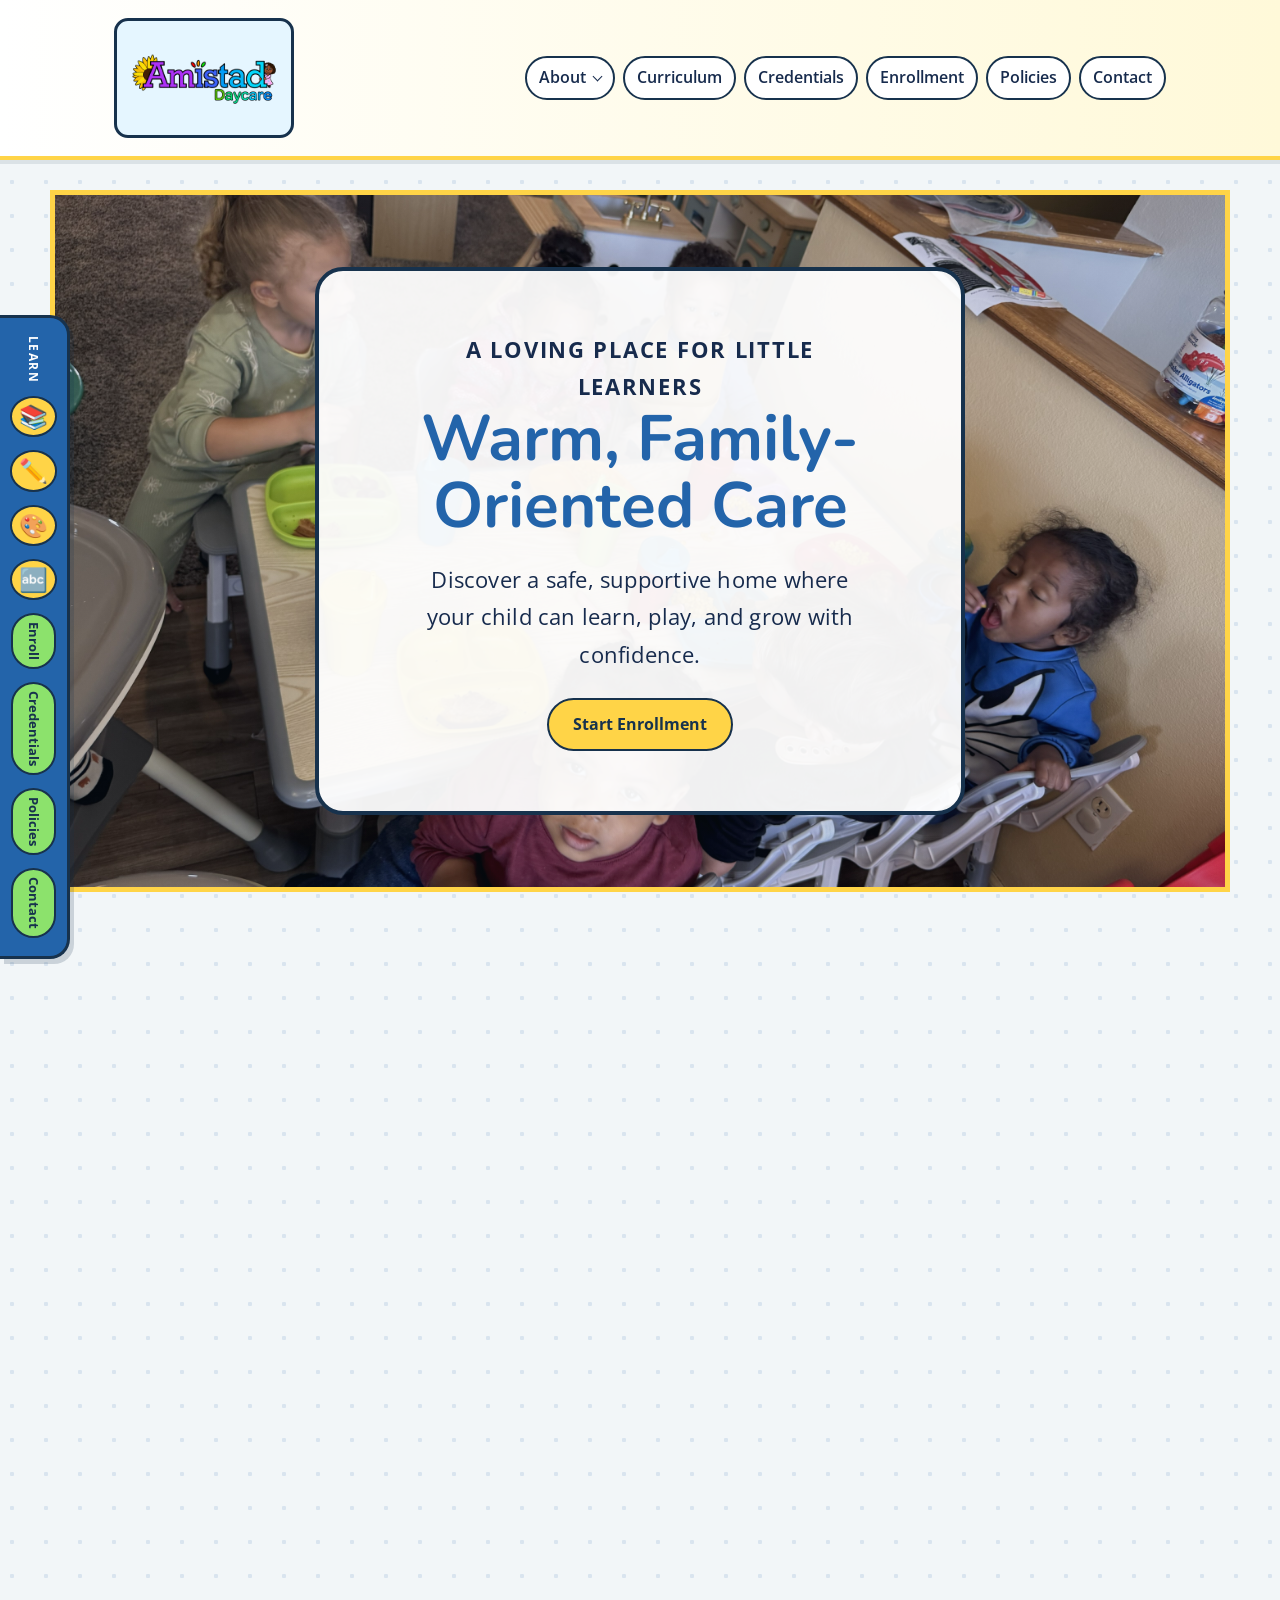
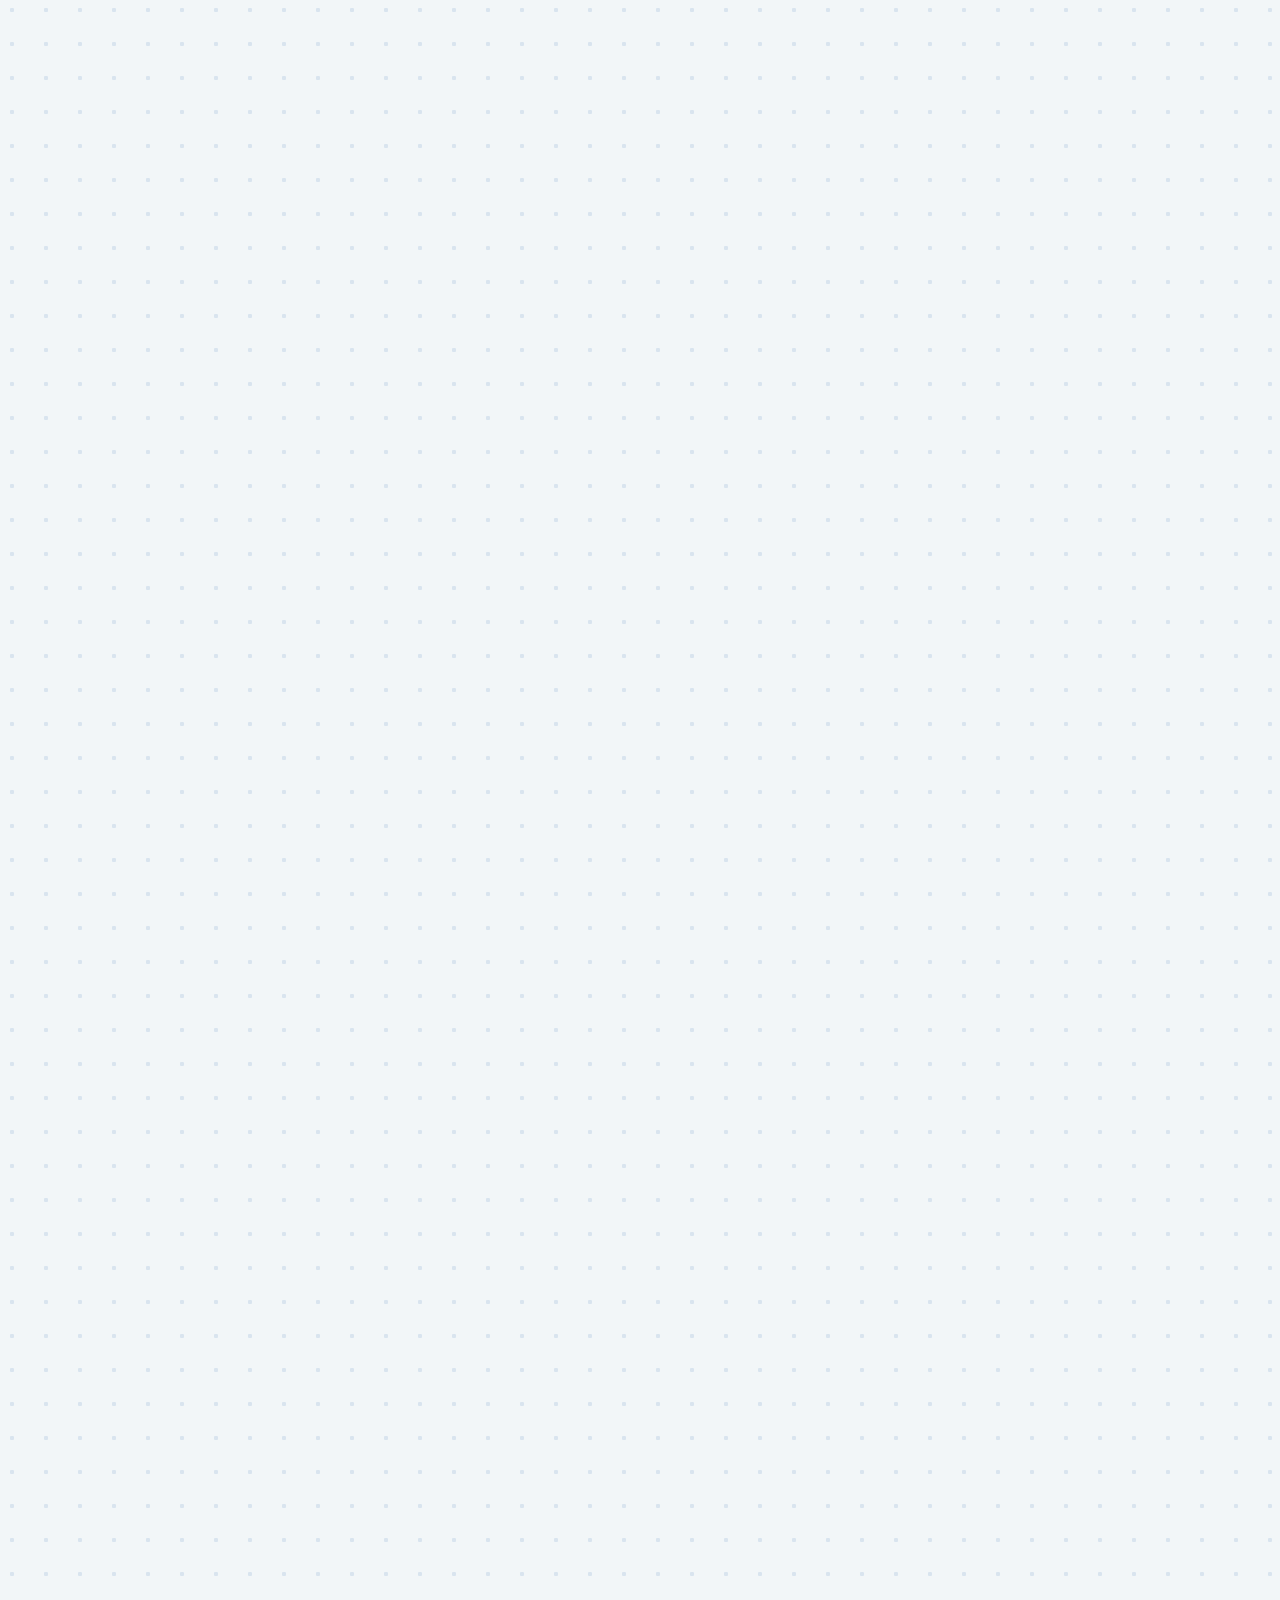
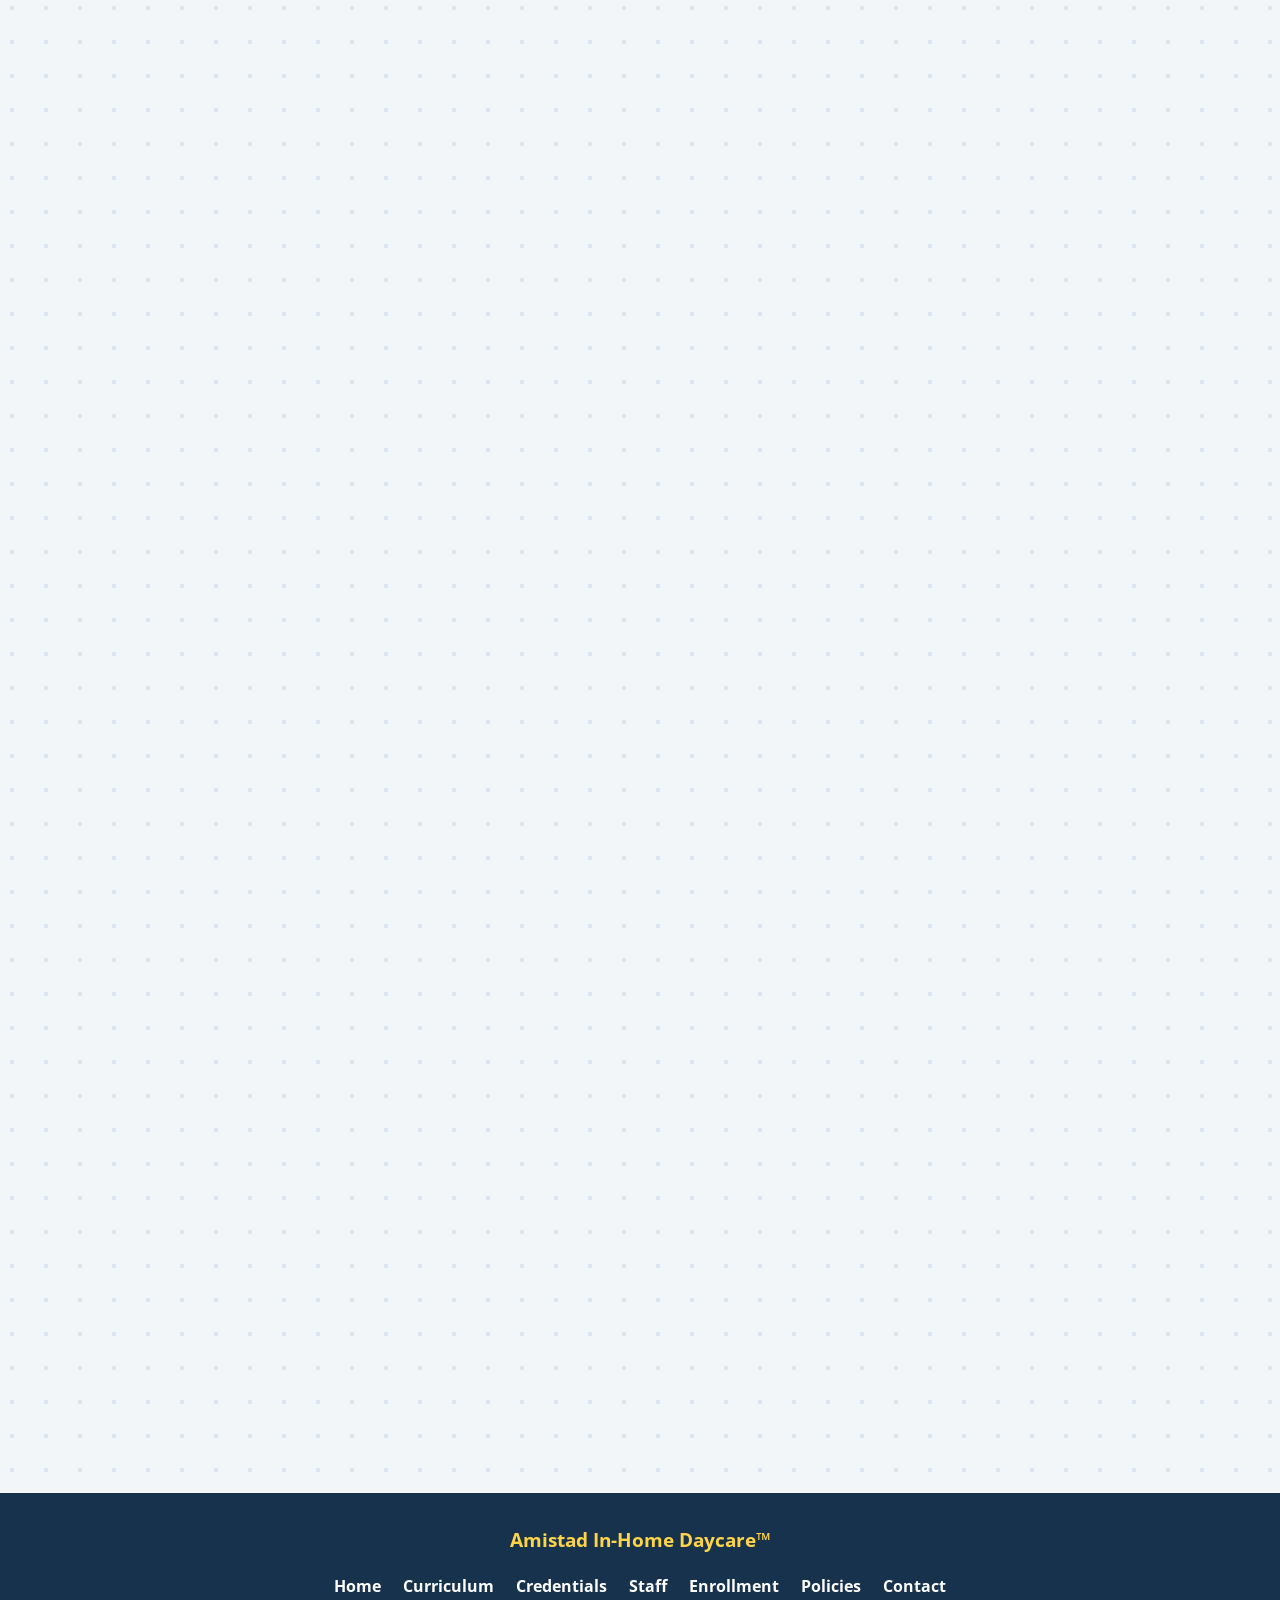
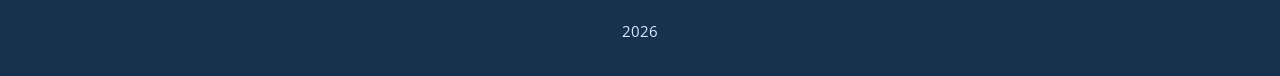
<file: index.html>
<!DOCTYPE html>
<html lang="en">
<head>
    <meta charset="UTF-8">
    <meta name="viewport" content="width=device-width, initial-scale=1.0">
    <link rel="icon" href="media/amistad_favicon.ico" type="image/x-icon">
    <link rel="preconnect" href="https://fonts.googleapis.com">
    <link rel="preconnect" href="https://fonts.gstatic.com" crossorigin>
    <link href="https://fonts.googleapis.com/css2?family=Nunito:wght@600;700;800&family=Open+Sans:wght@400;500;600&display=swap" rel="stylesheet">
    <link rel="stylesheet" href="styles/main.css">
    <script src="javascript/fade.js"> </script>
    <script src="javascript/phone-format.js" defer></script>
    <script src="javascript/contact.js" defer></script>
    <script src="javascript/mobile-menu.js" defer></script>
    <script src="javascript/rainbow-loader.js" defer></script>
    <title>Amistad</title>
</head>
<body>
    <aside class="learning-sidebar" aria-label="Quick links">
        <span class="sidebar-label">Learn</span>
        <span class="learning-icon">📚</span>
        <span class="learning-icon">✏️</span>
        <span class="learning-icon">🎨</span>
        <span class="learning-icon">🔤</span>
        <a class="sidebar-link" href="/pages/enrollment.html">Enroll</a>
        <a class="sidebar-link" href="/pages/credentials.html">Credentials</a>
        <a class="sidebar-link" href="/pages/policies.html">Policies</a>
        <a class="sidebar-link" href="/pages/contact.html">Contact</a>
    </aside>
    <header>
        <nav>
            <a class="logo" href="index.html" aria-label="Amistad In-Home Daycare">
                <img src="media/real_amistad_logo.png" alt="Amistad In-Home Daycare">
            </a>
            <button class="menu-toggle" type="button" aria-expanded="false" aria-controls="site-navigation">
                <span class="menu-toggle-icon" aria-hidden="true"></span>
                <span>Menu</span>
            </button>
            <div class="nav-links" id="site-navigation">
                <details class="about-dropdown">
                    <summary>About</summary>
                    <div class="about-dropdown-menu">
                        <a href="#about">About Amistad</a>
                        <a href="pages/staff.html">Meet the Staff</a>
                    </div>
                </details>
                <a href="pages/curriculum.html">Curriculum</a>
                <a href="pages/credentials.html">Credentials</a>
                <a href="pages/enrollment.html">Enrollment</a>
                <a href="pages/policies.html">Policies</a>
                <a href="pages/contact.html">Contact</a>
            </div>
        </nav>
    </header>

    <section class="hero">
        <div class="hero-content">
            <p class="hero-eyebrow">A loving place for little learners</p>
            <h1>Warm, Family-Oriented Care</h1>
            <p>Discover a safe, supportive home where your child can learn, play, and grow with confidence.</p>
            <a href="pages/enrollment.html" class="btn-enroll">Start Enrollment</a>
        </div>

    </section>
    <section id="about">
        <h2>About Us</h2>
        <div class="card">
            <p>
                Amistad provides bilingual in‑home childcare with a strong focus on 
                emotional development, independence, and hands‑on learning. 
                We believe children thrive when they feel supported, encouraged, and safe.
            </p>
        </div>
    </section>
    <section id="curriculum">
        <h2>Curriculum</h2>
        <div class="grid">
            <div class="card1">
              <h3>Daily Rhythm</h3>
          <p>Children move through a balanced day of play, meals, learning, outdoor time, rest, and connection.</p>
            </div>
            <div class="card2">
              <h3>Seven Learning Domains</h3>
          <p>Our curriculum supports social-emotional growth, approaches to learning, health, language, math, science, and creative arts.</p>
            </div>     
             <div class="card3">
              <h3>Bilingual Foundations</h3>
          <p>Children build listening, speaking, reading, and writing foundations in both English and Spanish.</p>
            </div>
             <div class="card4">
              <h3>Learning Through Play</h3>
          <p>Children explore numbers, patterns, nature, music, art, dance, and imaginative play.</p>
            </div>     
        </div>
    </section>
    <section id="credentials">
        <h2>Credentials</h2>
        <div class="grid">
            <div class="card1">
                <h3>Experience</h3>
                <p>Learn more about the experience and care behind Amistad.</p>
            </div>
            <div class="card2">
                <h3>Safe Environment</h3>
                <p>Children are supported in a clean, welcoming, and supervised home setting.</p>
            </div>
            <div class="card3">
                <h3>Child Development</h3>
                <p>Care is guided by age-appropriate activities that support growing skills.</p>
            </div>
            <div class="card4">
                <h3>Family Partnership</h3>
                <p>Families are kept informed and included in conversations about their child's care.</p>
            </div>
        </div>
    </section>
    <section id="staff">
        <h2>Meet Our Staff</h2>
        <div class="grid staff-directory">
            <a class="card1" href="pages/marian.html">
                <h3>Marian</h3>
                <p>Owner and Head Teacher</p>
            </a>
            <a class="card2" href="pages/mami-lupe.html">
                <h3>Mami Lupe</h3>
                <p>Culinary Specialist</p>
            </a>
            <a class="card3" href="pages/alize.html">
                <h3>Alize</h3>
                <p>Teacher</p>
            </a>
        </div>
        <a class="btn" href="pages/staff.html">Meet the Whole Team</a>
    </section>
    <section id="enrollment">
         <div class="card">
            <p>Ready to learn more about care at Amistad? Share your family's needs, and we will help you take the next step toward enrollment.</p> 
            <!-- <a class="btn" href="#"></a> -->
            </div>
    </section>
    <section id="contact">
        <h2>Contact Us</h2>
           <p class="contact-intro">We would love to hear from you and learn how we can support your family. Reach out to schedule a conversation or ask any questions.</p>
        <div class="grid">
               <p><strong>Location:</strong><br>Norfolk, NE 68701</p>
               <p><strong>Phone:</strong><br>(402) 841-3428</p>
              <p class="email-detail"><strong>Email:</strong><br>amistadinhome@gmail.com</p> 
            </div>
             <div class="card">
                                    <h3 class="contact-card-heading">Start a Conversation</h3>
                                      <p class="contact-form-intro">Have a question or want to learn more about care? Share your details below, and we will be in touch soon.</p>
            <form class="contact-form" action="https://formsubmit.co/ajax/amistadinhome@gmail.com" data-success-url="pages/thank-you.html" method="post">
                                <label for="home-contact-name">Your name</label>
                <input id="home-contact-name" name="name" type="text" autocomplete="name" required>
                                <label for="home-contact-email">Email address</label>
                <input id="home-contact-email" name="email" type="email" autocomplete="email" required>
                                <label for="home-contact-phone">Phone number</label>
                <input id="home-contact-phone" name="phone" type="tel" inputmode="tel" autocomplete="tel" placeholder="(402) 555-0123" pattern="\([0-9]{3}\) [0-9]{3}-[0-9]{4}" title="Please enter a phone number in this format: (402) 555-0123" required>
                                <label for="home-contact-message">How can we help?</label>
                <textarea id="home-contact-message" name="message" rows="6" required></textarea>
                <button class="btn contact-submit" type="submit">Send</button>
                <p class="form-status" role="status" aria-live="polite"></p>
            </form> 
            </div>
        </div>

    </section>
    <footer class="site-footer">
        <div class="footer-brand">Amistad In-Home Daycare&trade;</div>
        <nav class="footer-links" aria-label="Footer navigation">
            <a href="index.html">Home</a>
            <a href="pages/curriculum.html">Curriculum</a>
            <a href="pages/credentials.html">Credentials</a>
            <a href="pages/staff.html">Staff</a>
            <a href="pages/enrollment.html">Enrollment</a>
            <a href="pages/policies.html">Policies</a>
            <a href="pages/contact.html">Contact</a>
        </nav>
        <p class="footer-date">2026</p>
    </footer>
</body>
</html>
</file>
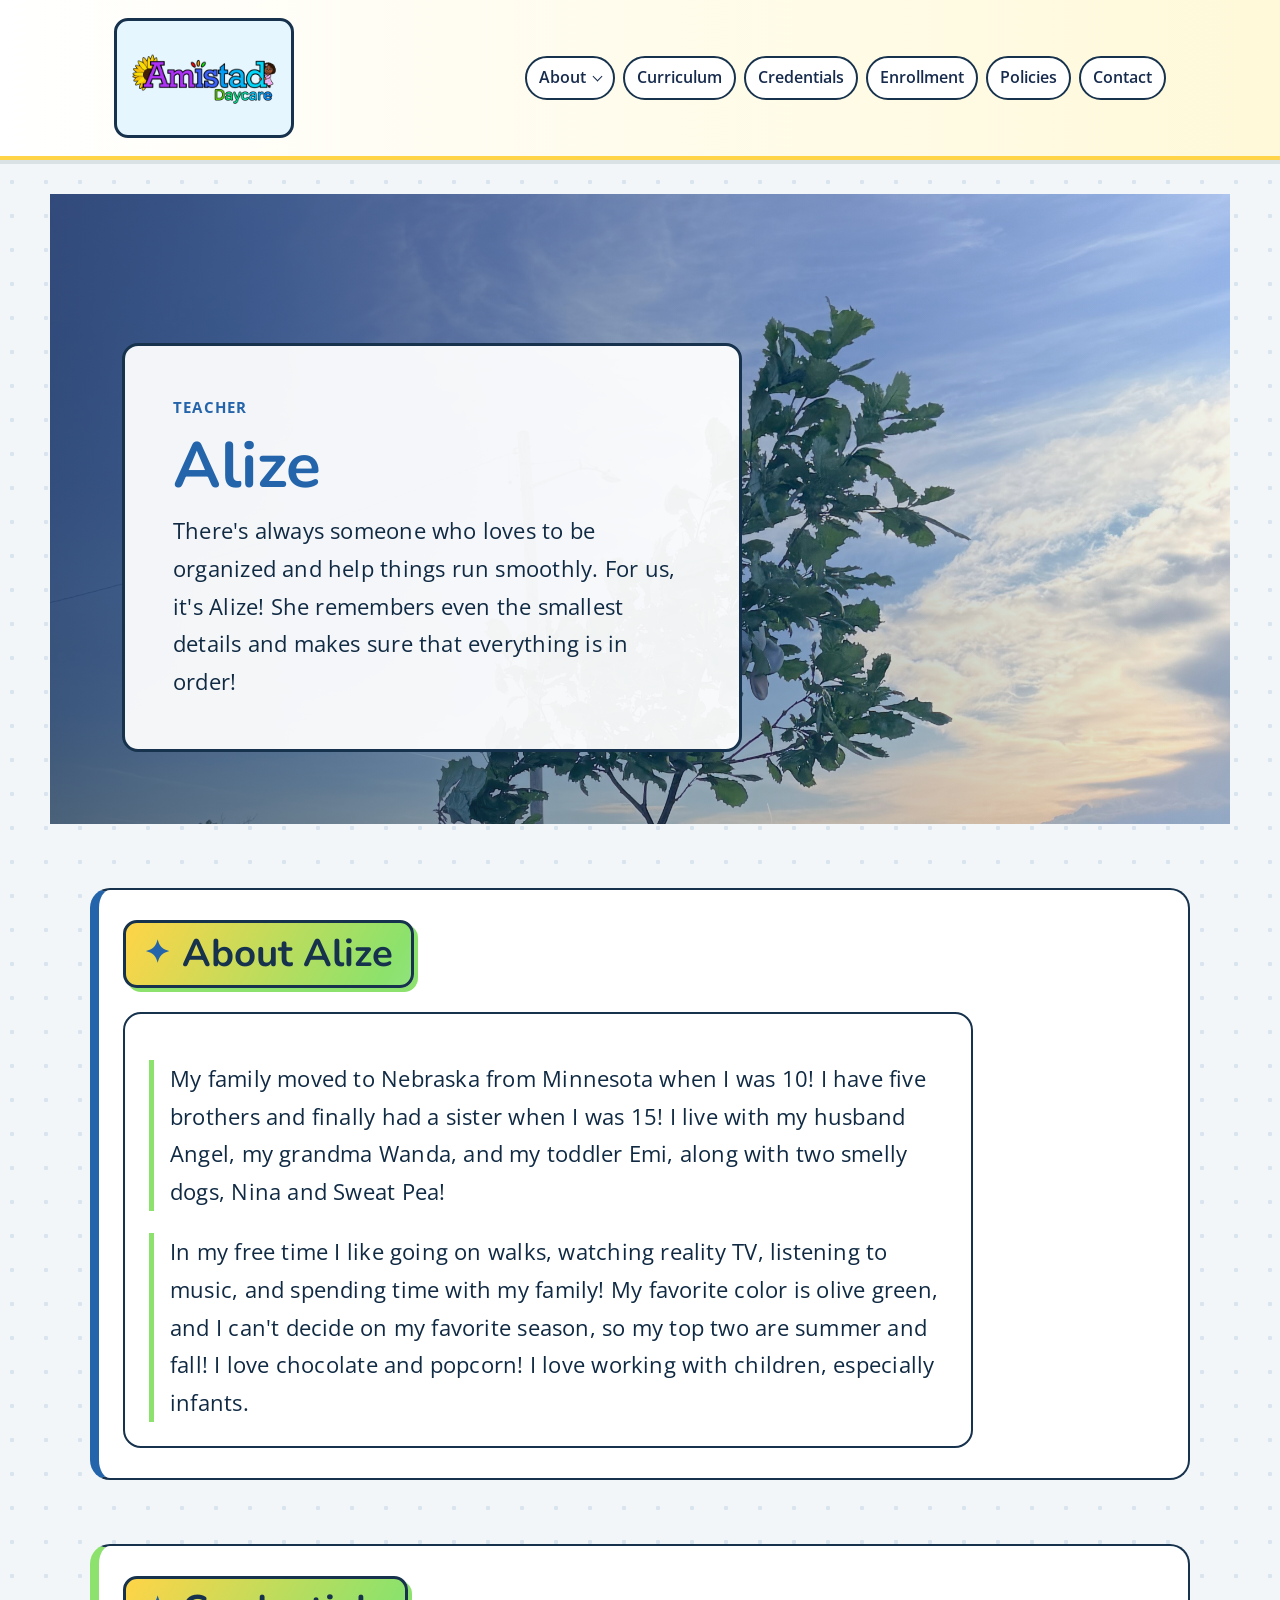
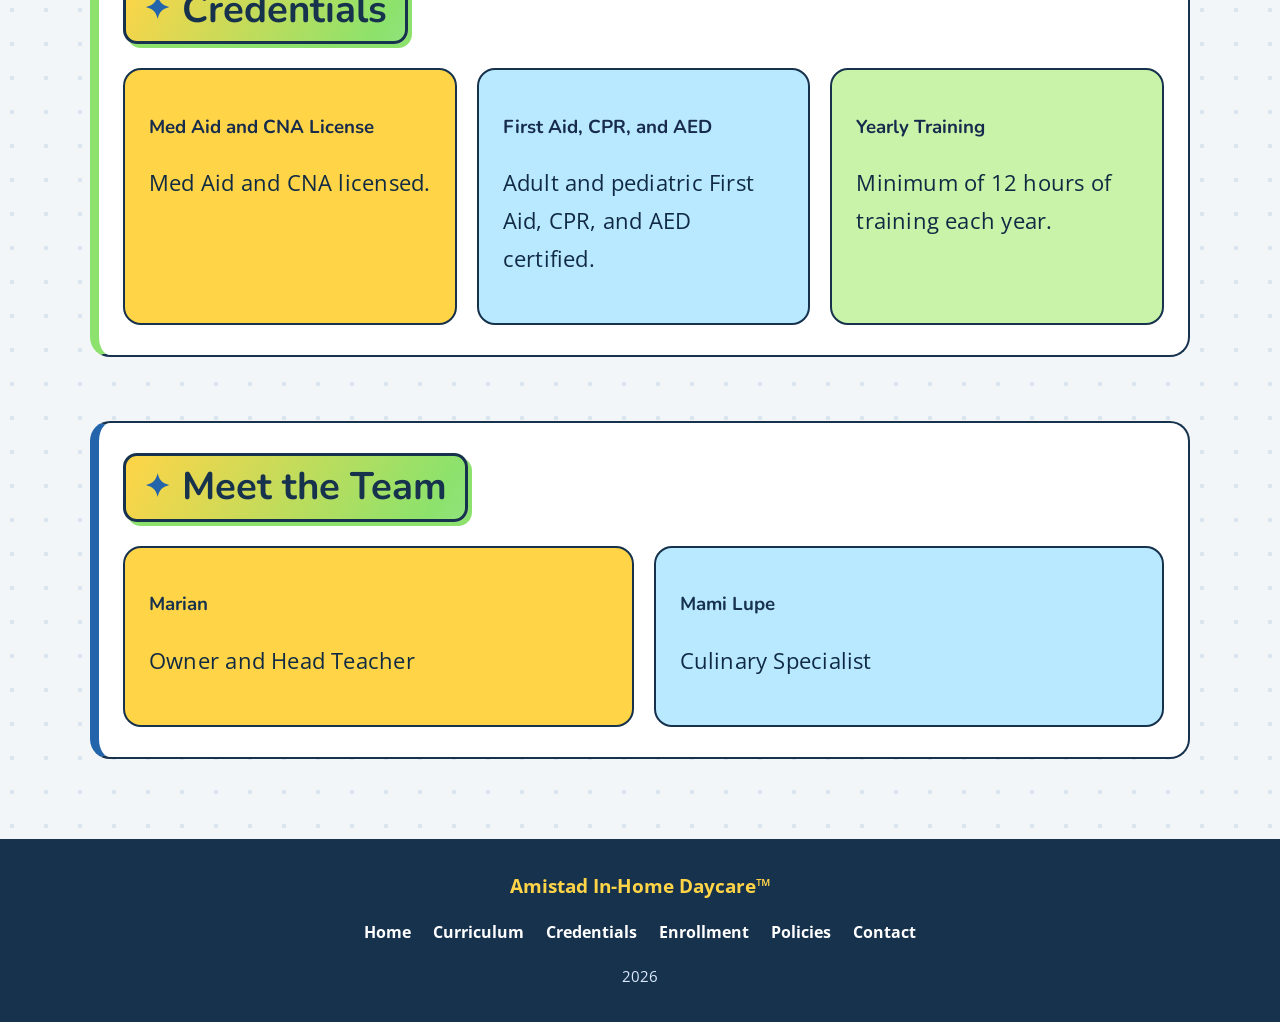
<file: pages/alize.html>
<!DOCTYPE html>
<html lang="en">
<head>
    <meta charset="UTF-8">
    <meta name="viewport" content="width=device-width, initial-scale=1.0">
    <link rel="icon" href="../media/amistad_favicon.ico" type="image/x-icon">
    <link rel="preconnect" href="https://fonts.googleapis.com">
    <link rel="preconnect" href="https://fonts.gstatic.com" crossorigin>
    <link href="https://fonts.googleapis.com/css2?family=Nunito:wght@600;700;800&family=Open+Sans:wght@400;500;600&display=swap" rel="stylesheet">
    <link rel="stylesheet" href="../styles/main.css">
    <script src="../javascript/mobile-menu.js" defer></script>
    <title>Alize | Amistad In-Home Daycare</title>
</head>
<body>
    <header>
        <nav>
            <a class="logo" href="../index.html" aria-label="Amistad In-Home Daycare">
                <img src="../media/real_amistad_logo.png" alt="Amistad In-Home Daycare">
            </a>
            <button class="menu-toggle" type="button" aria-expanded="false" aria-controls="site-navigation">
                <span class="menu-toggle-icon" aria-hidden="true"></span>
                <span>Menu</span>
            </button>
            <div class="nav-links" id="site-navigation">
                <details class="about-dropdown">
                    <summary>About</summary>
                    <div class="about-dropdown-menu">
                        <a href="../index.html#about">About Amistad</a>
                        <a href="staff.html">Meet the Staff</a>
                    </div>
                </details>
                <a href="curriculum.html">Curriculum</a>
                <a href="credentials.html">Credentials</a>
                <a href="enrollment.html">Enrollment</a>
                <a href="policies.html">Policies</a>
                <a href="contact.html">Contact</a>
            </div>
        </nav>
    </header>
    <main>
        <div class="staff-hero">
            <img class="staff-hero-image" src="../media/alize_profile.jpeg" alt="Alize, teacher at Amistad">
            <div class="staff-hero-content">
                <p class="hero-eyebrow">Teacher</p>
                <h1>Alize</h1>
                <p>There's always someone who loves to be organized and help things run smoothly. For us, it's Alize! She remembers even the smallest details and makes sure that everything is in order!</p>
            </div>
        </div>
        <section id="bio">
            <h2>About Alize</h2>
            <div class="card story-card">
                <p>My family moved to Nebraska from Minnesota when I was 10! I have five brothers and finally had a sister when I was 15! I live with my husband Angel, my grandma Wanda, and my toddler Emi, along with two smelly dogs, Nina and Sweat Pea!</p>
                <p>In my free time I like going on walks, watching reality TV, listening to music, and spending time with my family! My favorite color is olive green, and I can't decide on my favorite season, so my top two are summer and fall! I love chocolate and popcorn! I love working with children, especially infants.</p>
            </div>
        </section>
        <section id="credentials">
            <h2>Credentials</h2>
            <div class="grid">
                <div class="card1"><h3>Med Aid and CNA License</h3><p>Med Aid and CNA licensed.</p></div>
                <div class="card2"><h3>First Aid, CPR, and AED</h3><p>Adult and pediatric First Aid, CPR, and AED certified.</p></div>
                <div class="card3"><h3>Yearly Training</h3><p>Minimum of 12 hours of training each year.</p></div>
            </div>
        </section>
        <section>
            <h2>Meet the Team</h2>
            <div class="grid staff-directory">
                <a class="card1" href="marian.html"><h3>Marian</h3><p>Owner and Head Teacher</p></a>
                <a class="card2" href="mami-lupe.html"><h3>Mami Lupe</h3><p>Culinary Specialist</p></a>
            </div>
        </section>
    </main>
    <footer class="site-footer">
        <div class="footer-brand">Amistad In-Home Daycare&trade;</div>
        <nav class="footer-links" aria-label="Footer navigation">
            <a href="../index.html">Home</a>
            <a href="curriculum.html">Curriculum</a>
            <a href="credentials.html">Credentials</a>
            <a href="enrollment.html">Enrollment</a>
            <a href="policies.html">Policies</a>
            <a href="contact.html">Contact</a>
        </nav>
        <p class="footer-date">2026</p>
    </footer>
</body>
</html>
</file>
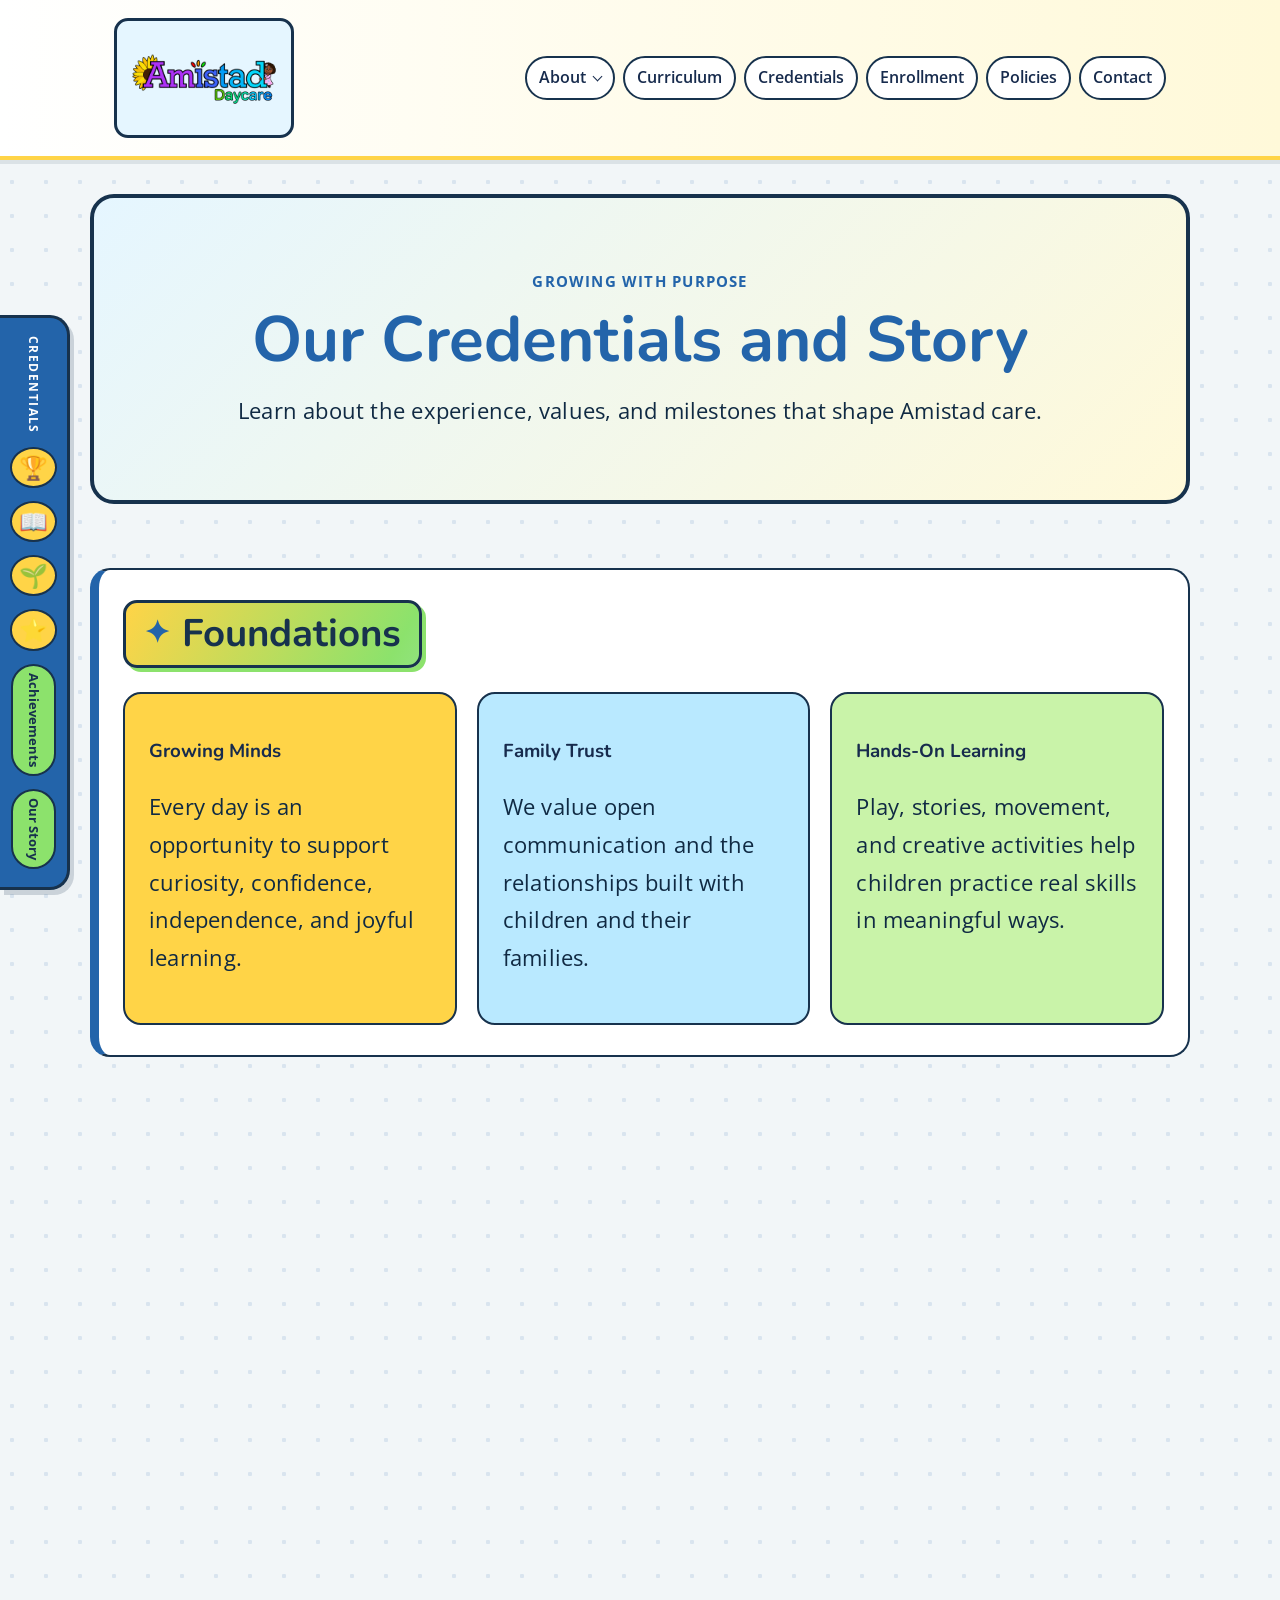
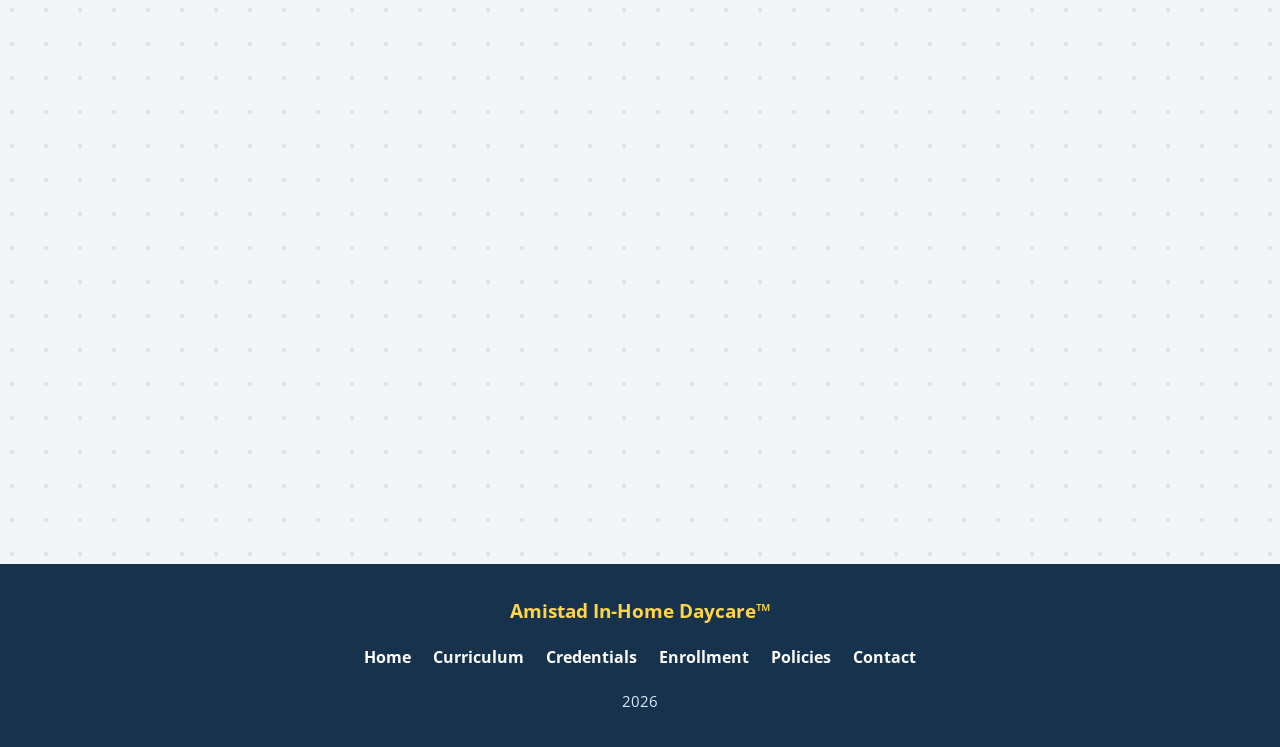
<file: pages/credentials.html>
<!DOCTYPE html>
<html lang="en">
<head>
    <meta charset="UTF-8">
    <meta name="viewport" content="width=device-width, initial-scale=1.0">
    <link rel="icon" href="../media/amistad_favicon.ico" type="image/x-icon">
    <link rel="preconnect" href="https://fonts.googleapis.com">
    <link rel="preconnect" href="https://fonts.gstatic.com" crossorigin>
    <link href="https://fonts.googleapis.com/css2?family=Nunito:wght@600;700;800&family=Open+Sans:wght@400;500;600&display=swap" rel="stylesheet">
    <link rel="stylesheet" href="../styles/main.css">
    <script src="../javascript/fade.js" defer></script>
    <script src="../javascript/mobile-menu.js" defer></script>
    <script src="../javascript/rainbow-loader.js" defer></script>
    <title>Credentials | Amistad In-Home Daycare</title>
</head>
<body>
    <aside class="learning-sidebar credentials-sidebar" aria-label="Credentials shortcuts">
        <span class="sidebar-label">Credentials</span>
        <span class="learning-icon">🏆</span>
        <span class="learning-icon">📖</span>
        <span class="learning-icon">🌱</span>
        <span class="learning-icon">⭐</span>
        <a class="sidebar-link" href="#achievements">Achievements</a>
        <a class="sidebar-link" href="#our-story">Our Story</a>
    </aside>

    <header>
        <nav>
            <a class="logo" href="../index.html" aria-label="Amistad In-Home Daycare">
                <img src="../media/real_amistad_logo.png" alt="Amistad In-Home Daycare">
            </a>
            <button class="menu-toggle" type="button" aria-expanded="false" aria-controls="site-navigation">
                <span class="menu-toggle-icon" aria-hidden="true"></span>
                <span>Menu</span>
            </button>
            <div class="nav-links" id="site-navigation">
                <details class="about-dropdown">
                    <summary>About</summary>
                    <div class="about-dropdown-menu">
                        <a href="../index.html#about">About Amistad</a>
                        <a href="staff.html">Meet the Staff</a>
                    </div>
                </details>
                <a href="curriculum.html">Curriculum</a>
                <a href="credentials.html">Credentials</a>
                <a href="enrollment.html">Enrollment</a>
                <a href="policies.html">Policies</a>
                <a href="contact.html">Contact</a>
            </div>
        </nav>
    </header>

    <main>
        <div class="page-title">
            <p class="hero-eyebrow">Growing with purpose</p>
            <h1>Our Credentials and Story</h1>
            <p>Learn about the experience, values, and milestones that shape Amistad care.</p>
        </div>

        <section id="foundations">
            <h2>Foundations</h2>
            <div class="grid">
                <div class="card1">
                    <h3>Growing Minds</h3>
                    <p>Every day is an opportunity to support curiosity, confidence, independence, and joyful learning.</p>
                </div>
                <div class="card2">
                    <h3>Family Trust</h3>
                    <p>We value open communication and the relationships built with children and their families.</p>
                </div>
                <div class="card3">
                    <h3>Hands-On Learning</h3>
                    <p>Play, stories, movement, and creative activities help children practice real skills in meaningful ways.</p>
                </div>
               
            </div>
        </section>

        <section id="our-story">
            <h2>Our Story</h2>
            <div class="card story-card">
                <p>Amistad was created to give children a warm, supportive place to learn and grow. Our in-home setting is built around the belief that children do their best learning when they feel safe, encouraged, and known.</p>
                <p>Through bilingual care, hands-on experiences, and close family communication, we work to make each child's day meaningful. We celebrate small steps, nurture independence, and create room for every child to develop at their own pace.</p>
            </div>
        </section>

        <section id="credential-questions">
            <h2>Learn More</h2>
            <div class="card">
                <p>Have questions about our experience, training, or program milestones? We welcome the conversation.</p>
                <a class="btn" href="contact.html">Contact Us</a>
            </div>
        </section>
    </main>
    <footer class="site-footer">
        <div class="footer-brand">Amistad In-Home Daycare&trade;</div>
        <nav class="footer-links" aria-label="Footer navigation">
            <a href="../index.html">Home</a>
            <a href="curriculum.html">Curriculum</a>
            <a href="credentials.html">Credentials</a>
            <a href="enrollment.html">Enrollment</a>
            <a href="policies.html">Policies</a>
            <a href="contact.html">Contact</a>
        </nav>
        <p class="footer-date">2026</p>
    </footer>
</body>
</html>
</file>
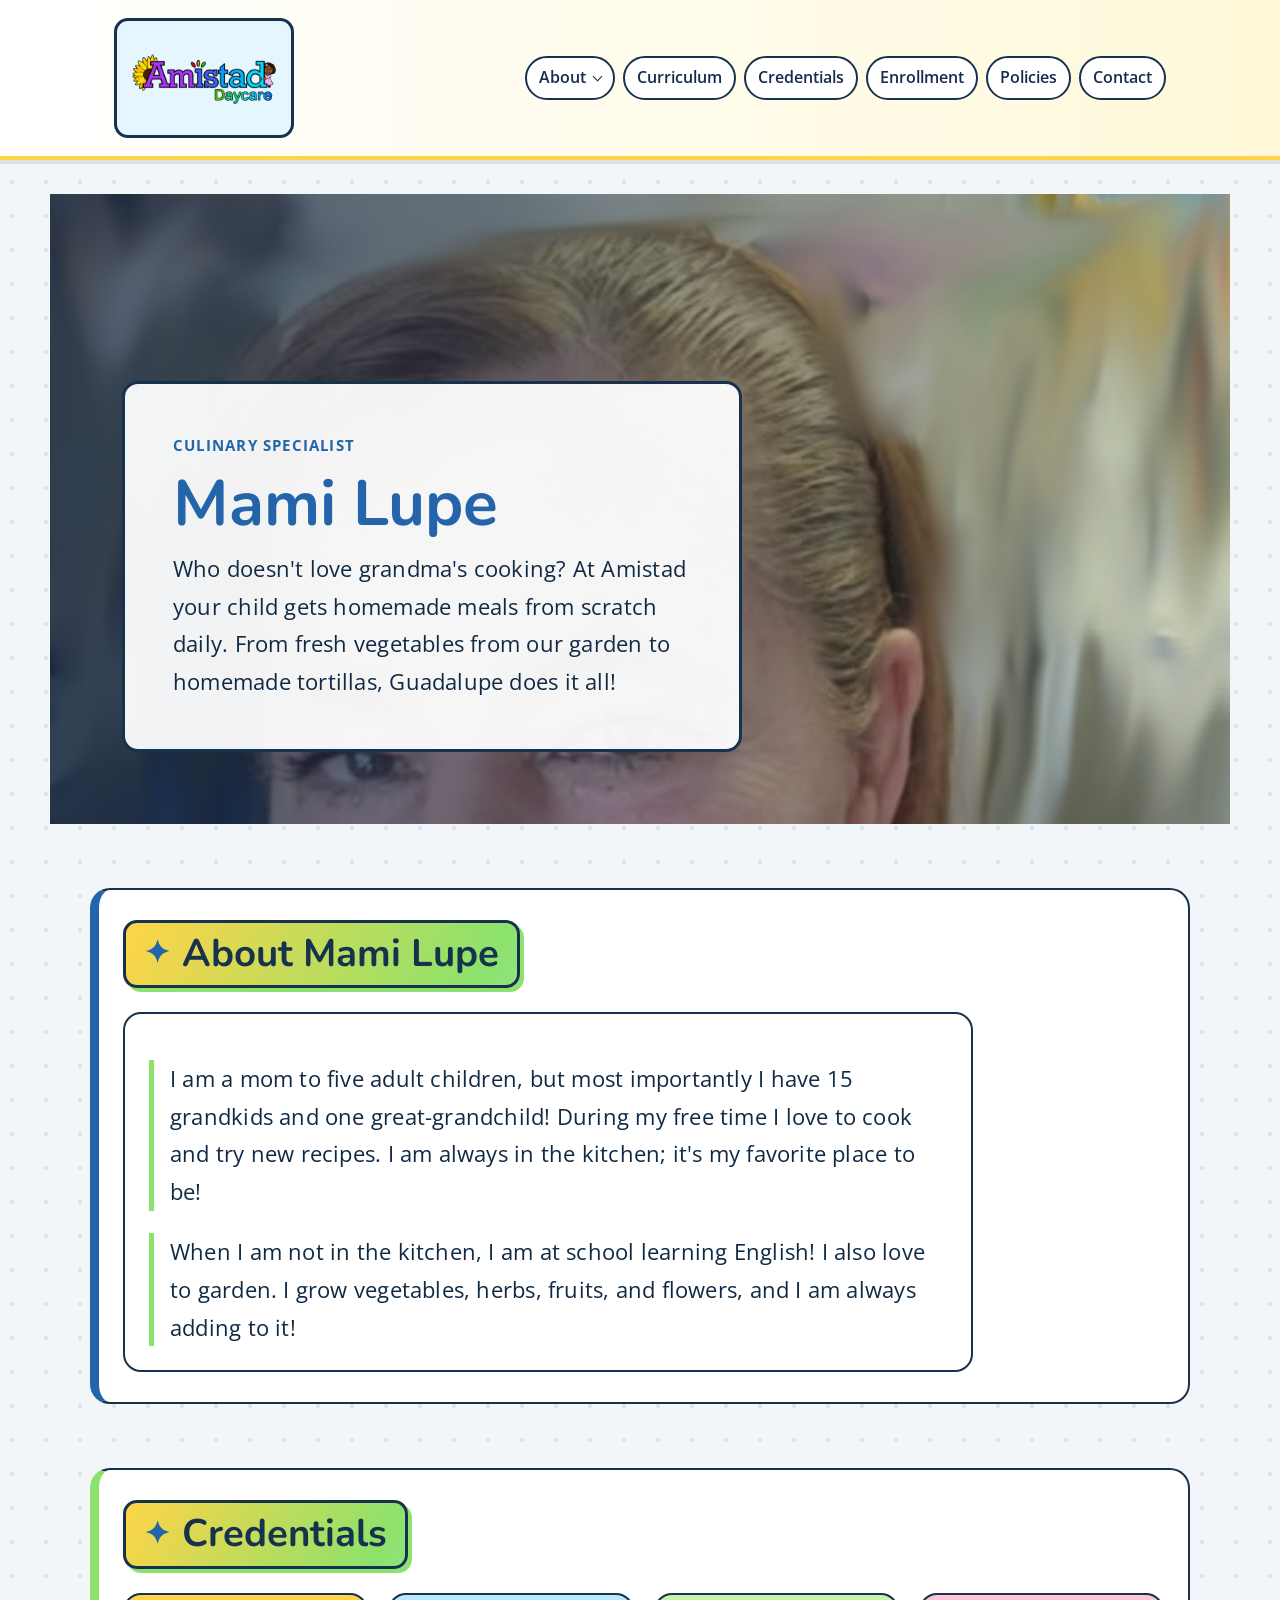
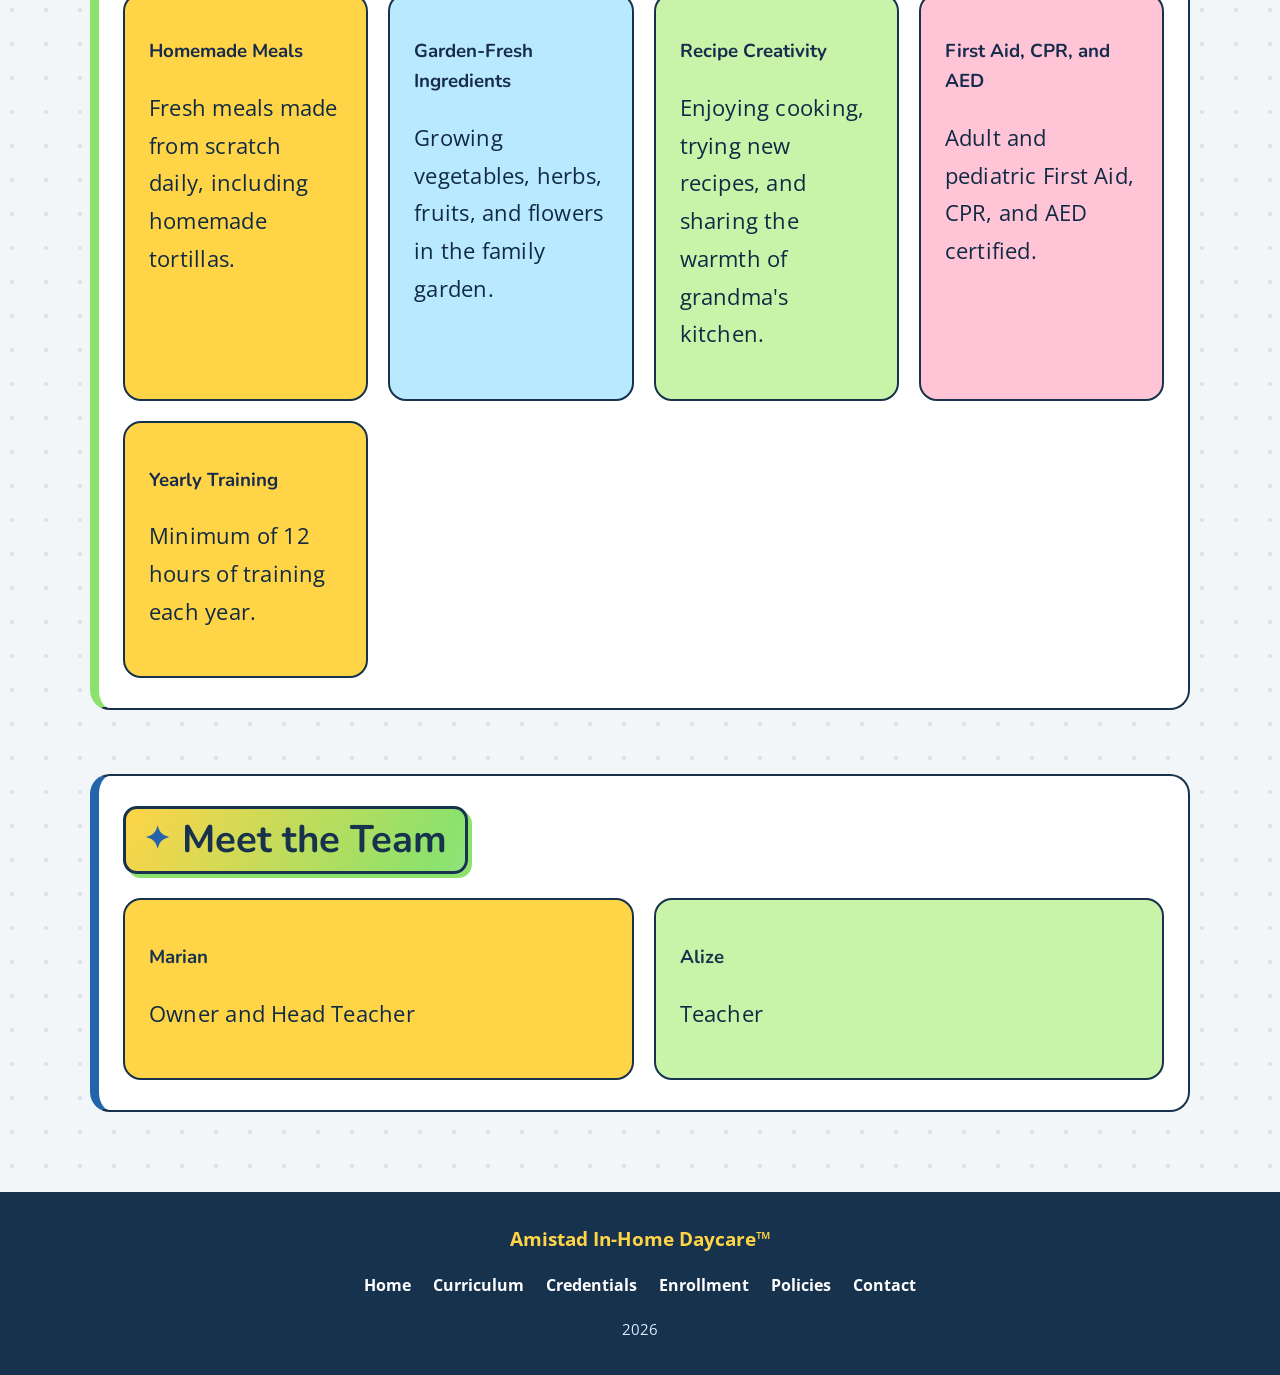
<file: pages/mami-lupe.html>
<!DOCTYPE html>
<html lang="en">
<head>
    <meta charset="UTF-8">
    <meta name="viewport" content="width=device-width, initial-scale=1.0">
    <link rel="icon" href="../media/amistad_favicon.ico" type="image/x-icon">
    <link rel="preconnect" href="https://fonts.googleapis.com">
    <link rel="preconnect" href="https://fonts.gstatic.com" crossorigin>
    <link href="https://fonts.googleapis.com/css2?family=Nunito:wght@600;700;800&family=Open+Sans:wght@400;500;600&display=swap" rel="stylesheet">
    <link rel="stylesheet" href="../styles/main.css">
    <script src="../javascript/mobile-menu.js" defer></script>
    <title>Mami Lupe | Amistad In-Home Daycare</title>
</head>
<body>
    <header>
        <nav>
            <a class="logo" href="../index.html" aria-label="Amistad In-Home Daycare">
                <img src="../media/real_amistad_logo.png" alt="Amistad In-Home Daycare">
            </a>
            <button class="menu-toggle" type="button" aria-expanded="false" aria-controls="site-navigation">
                <span class="menu-toggle-icon" aria-hidden="true"></span>
                <span>Menu</span>
            </button>
            <div class="nav-links" id="site-navigation">
                <details class="about-dropdown">
                    <summary>About</summary>
                    <div class="about-dropdown-menu">
                        <a href="../index.html#about">About Amistad</a>
                        <a href="staff.html">Meet the Staff</a>
                    </div>
                </details>
                <a href="curriculum.html">Curriculum</a>
                <a href="credentials.html">Credentials</a>
                <a href="enrollment.html">Enrollment</a>
                <a href="policies.html">Policies</a>
                <a href="contact.html">Contact</a>
            </div>
        </nav>
    </header>
    <main>
        <div class="staff-hero">
            <img class="staff-hero-image" src="../media/mamilupe_profile.jpeg" alt="Mami Lupe, culinary specialist at Amistad">
            <div class="staff-hero-content">
                <p class="hero-eyebrow">Culinary Specialist</p>
                <h1>Mami Lupe</h1>
                <p>Who doesn't love grandma's cooking? At Amistad your child gets homemade meals from scratch daily. From fresh vegetables from our garden to homemade tortillas, Guadalupe does it all!</p>
            </div>
        </div>
        <section id="bio">
            <h2>About Mami Lupe</h2>
            <div class="card story-card">
                <p>I am a mom to five adult children, but most importantly I have 15 grandkids and one great-grandchild! During my free time I love to cook and try new recipes. I am always in the kitchen; it's my favorite place to be!</p>
                <p>When I am not in the kitchen, I am at school learning English! I also love to garden. I grow vegetables, herbs, fruits, and flowers, and I am always adding to it!</p>
            </div>
        </section>
        <section id="credentials">
            <h2>Credentials</h2>
            <div class="grid">
                <div class="card1"><h3>Homemade Meals</h3><p>Fresh meals made from scratch daily, including homemade tortillas.</p></div>
                <div class="card2"><h3>Garden-Fresh Ingredients</h3><p>Growing vegetables, herbs, fruits, and flowers in the family garden.</p></div>
                <div class="card3"><h3>Recipe Creativity</h3><p>Enjoying cooking, trying new recipes, and sharing the warmth of grandma's kitchen.</p></div>
                <div class="card4"><h3>First Aid, CPR, and AED</h3><p>Adult and pediatric First Aid, CPR, and AED certified.</p></div>
                <div class="card1"><h3>Yearly Training</h3><p>Minimum of 12 hours of training each year.</p></div>
            </div>
        </section>
        <section>
            <h2>Meet the Team</h2>
            <div class="grid staff-directory">
                <a class="card1" href="marian.html"><h3>Marian</h3><p>Owner and Head Teacher</p></a>
                <a class="card3" href="alize.html"><h3>Alize</h3><p>Teacher</p></a>
            </div>
        </section>
    </main>
    <footer class="site-footer">
        <div class="footer-brand">Amistad In-Home Daycare&trade;</div>
        <nav class="footer-links" aria-label="Footer navigation">
            <a href="../index.html">Home</a>
            <a href="curriculum.html">Curriculum</a>
            <a href="credentials.html">Credentials</a>
            <a href="enrollment.html">Enrollment</a>
            <a href="policies.html">Policies</a>
            <a href="contact.html">Contact</a>
        </nav>
        <p class="footer-date">2026</p>
    </footer>
</body>
</html>
</file>
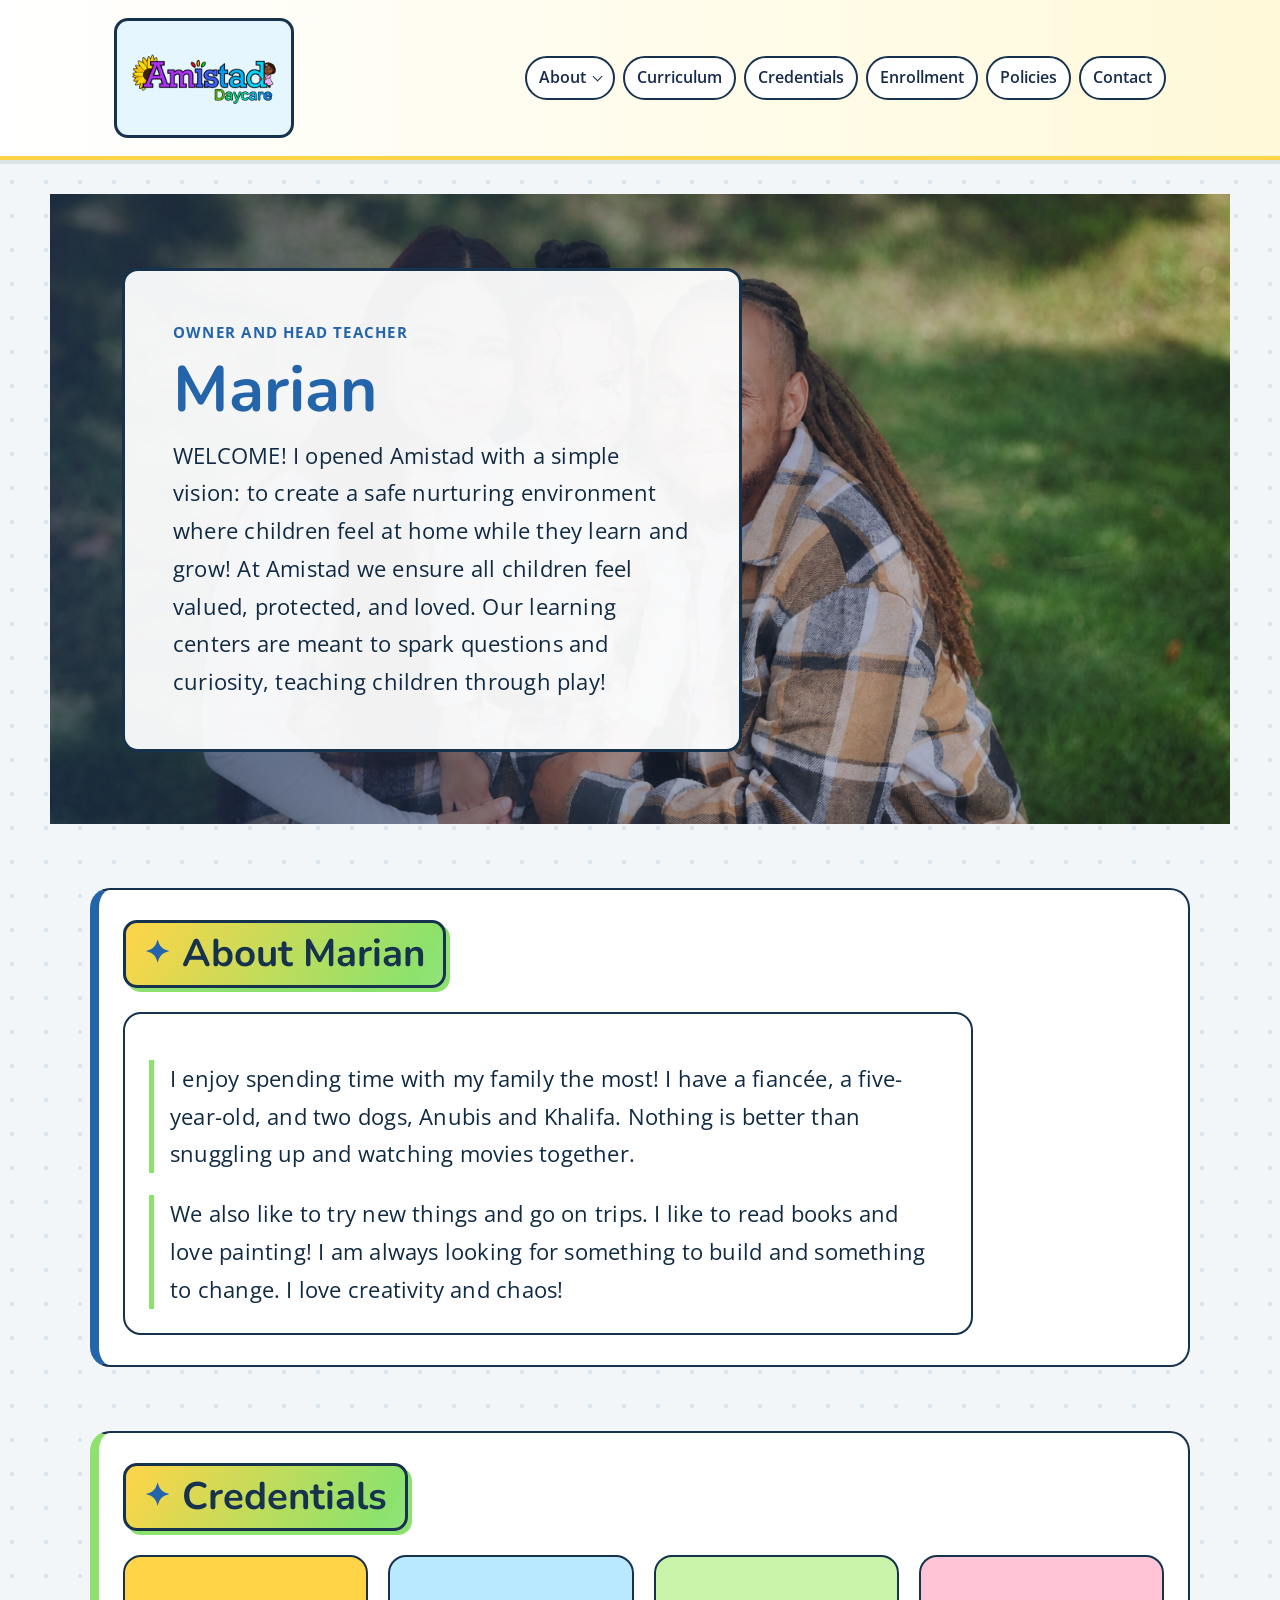
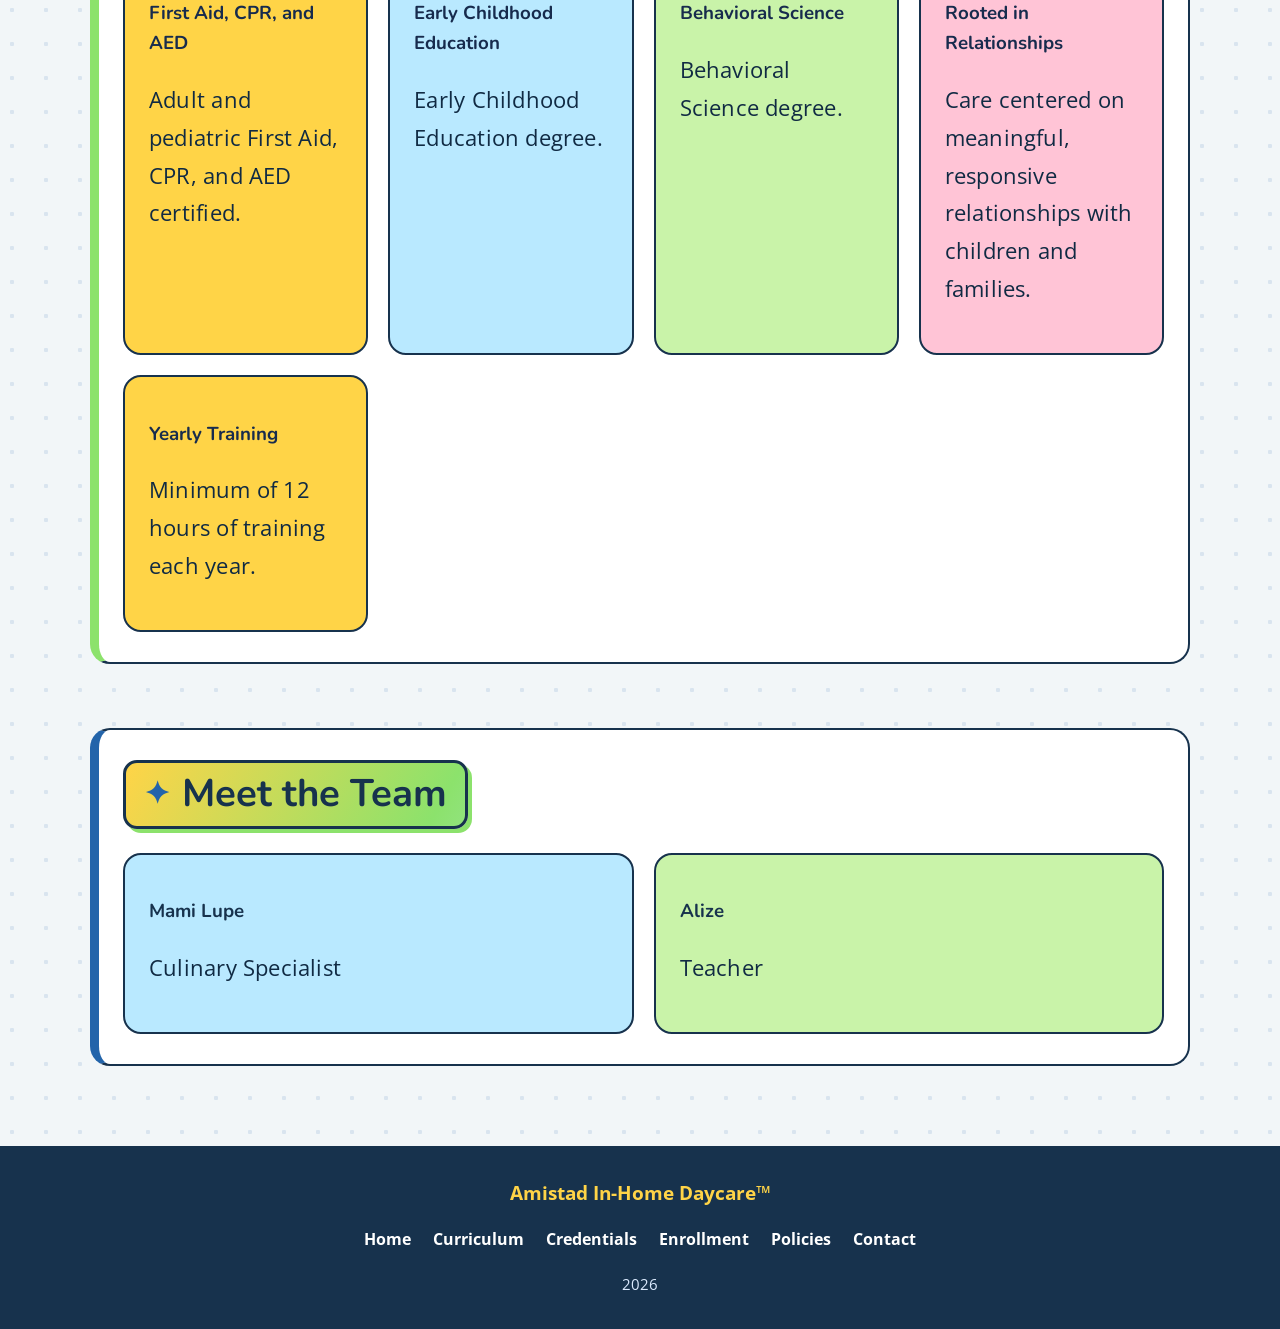
<file: pages/marian.html>
<!DOCTYPE html>
<html lang="en">
<head>
    <meta charset="UTF-8">
    <meta name="viewport" content="width=device-width, initial-scale=1.0">
    <link rel="icon" href="../media/amistad_favicon.ico" type="image/x-icon">
    <link rel="preconnect" href="https://fonts.googleapis.com">
    <link rel="preconnect" href="https://fonts.gstatic.com" crossorigin>
    <link href="https://fonts.googleapis.com/css2?family=Nunito:wght@600;700;800&family=Open+Sans:wght@400;500;600&display=swap" rel="stylesheet">
    <link rel="stylesheet" href="../styles/main.css">
    <script src="../javascript/mobile-menu.js" defer></script>
    <title>Marian | Amistad In-Home Daycare</title>
</head>
<body>
    <header>
        <nav>
            <a class="logo" href="../index.html" aria-label="Amistad In-Home Daycare">
                <img src="../media/real_amistad_logo.png" alt="Amistad In-Home Daycare">
            </a>
            <button class="menu-toggle" type="button" aria-expanded="false" aria-controls="site-navigation">
                <span class="menu-toggle-icon" aria-hidden="true"></span>
                <span>Menu</span>
            </button>
            <div class="nav-links" id="site-navigation">
                <details class="about-dropdown">
                    <summary>About</summary>
                    <div class="about-dropdown-menu">
                        <a href="../index.html#about">About Amistad</a>
                        <a href="staff.html">Meet the Staff</a>
                    </div>
                </details>
                <a href="curriculum.html">Curriculum</a>
                <a href="credentials.html">Credentials</a>
                <a href="enrollment.html">Enrollment</a>
                <a href="policies.html">Policies</a>
                <a href="contact.html">Contact</a>
            </div>
        </nav>
    </header>
    <main>
        <div class="staff-hero">
            <img class="staff-hero-image" src="../media/marian_profile.png" alt="Marian, owner and head teacher at Amistad">
            <div class="staff-hero-content">
                <p class="hero-eyebrow">Owner and Head Teacher</p>
                <h1>Marian</h1>
                <p>WELCOME! I opened Amistad with a simple vision: to create a safe nurturing environment where children feel at home while they learn and grow! At Amistad we ensure all children feel valued, protected, and loved. Our learning centers are meant to spark questions and curiosity, teaching children through play!
</p>
            </div>
        </div>
        <section id="bio">
            <h2>About Marian</h2>
            <div class="card story-card">
                <p>I enjoy spending time with my family the most! I have a fiancée, a five-year-old, and two dogs, Anubis and Khalifa. Nothing is better than snuggling up and watching movies together.</p>
                <p>We also like to try new things and go on trips. I like to read books and love painting! I am always looking for something to build and something to change. I love creativity and chaos!</p>
            </div>
        </section>
        <section id="credentials">
            <h2>Credentials</h2>
            <div class="grid">
                <div class="card1"><h3>First Aid, CPR, and AED</h3><p>Adult and pediatric First Aid, CPR, and AED certified.</p></div>
                <div class="card2"><h3>Early Childhood Education</h3><p>Early Childhood Education degree.</p></div>
                <div class="card3"><h3>Behavioral Science</h3><p>Behavioral Science degree.</p></div>
                <div class="card4"><h3>Rooted in Relationships</h3><p>Care centered on meaningful, responsive relationships with children and families.</p></div>
                <div class="card1"><h3>Yearly Training</h3><p>Minimum of 12 hours of training each year.</p></div>
            </div>
        </section>
        <section>
            <h2>Meet the Team</h2>
            <div class="grid staff-directory">
                <a class="card2" href="mami-lupe.html"><h3>Mami Lupe</h3><p>Culinary Specialist</p></a>
                <a class="card3" href="alize.html"><h3>Alize</h3><p>Teacher</p></a>
            </div>
        </section>
    </main>
    <footer class="site-footer">
        <div class="footer-brand">Amistad In-Home Daycare&trade;</div>
        <nav class="footer-links" aria-label="Footer navigation">
            <a href="../index.html">Home</a>
            <a href="curriculum.html">Curriculum</a>
            <a href="credentials.html">Credentials</a>
            <a href="enrollment.html">Enrollment</a>
            <a href="policies.html">Policies</a>
            <a href="contact.html">Contact</a>
        </nav>
        <p class="footer-date">2026</p>
    </footer>
</body>
</html>
</file>
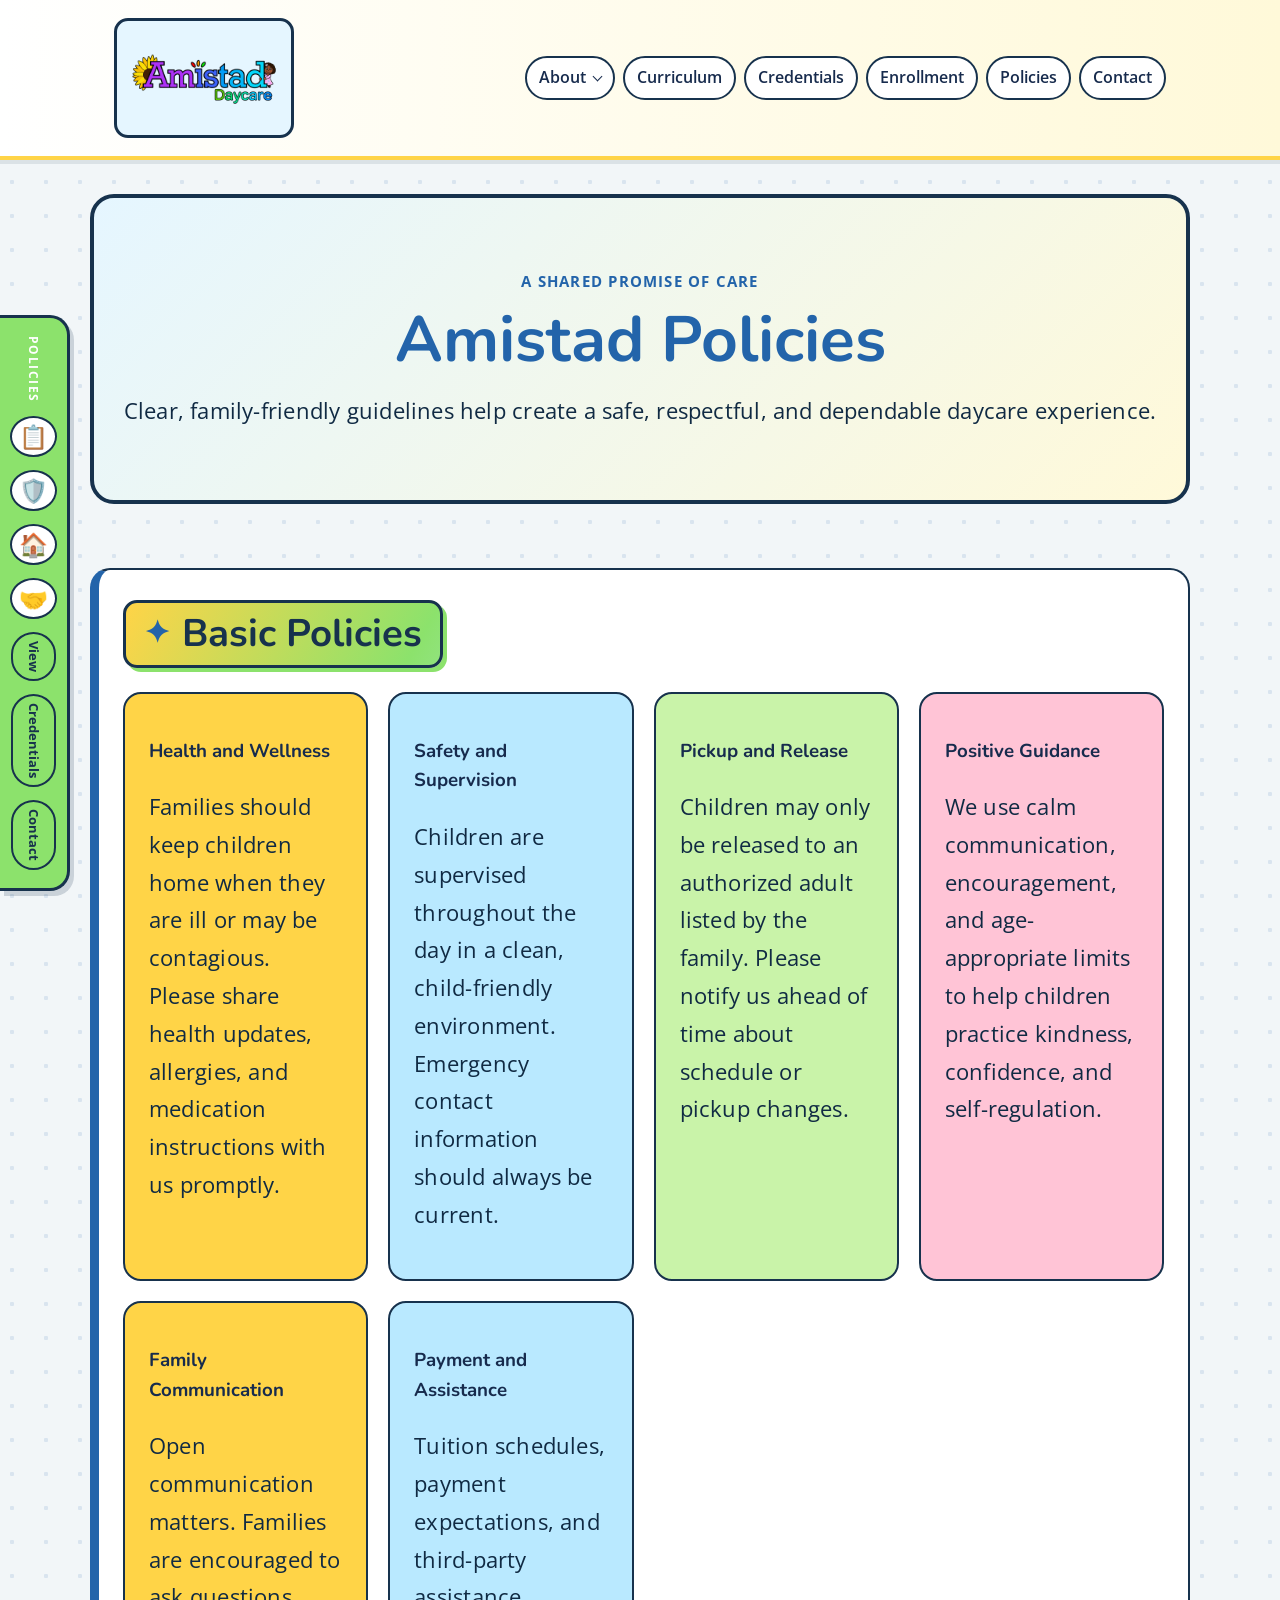
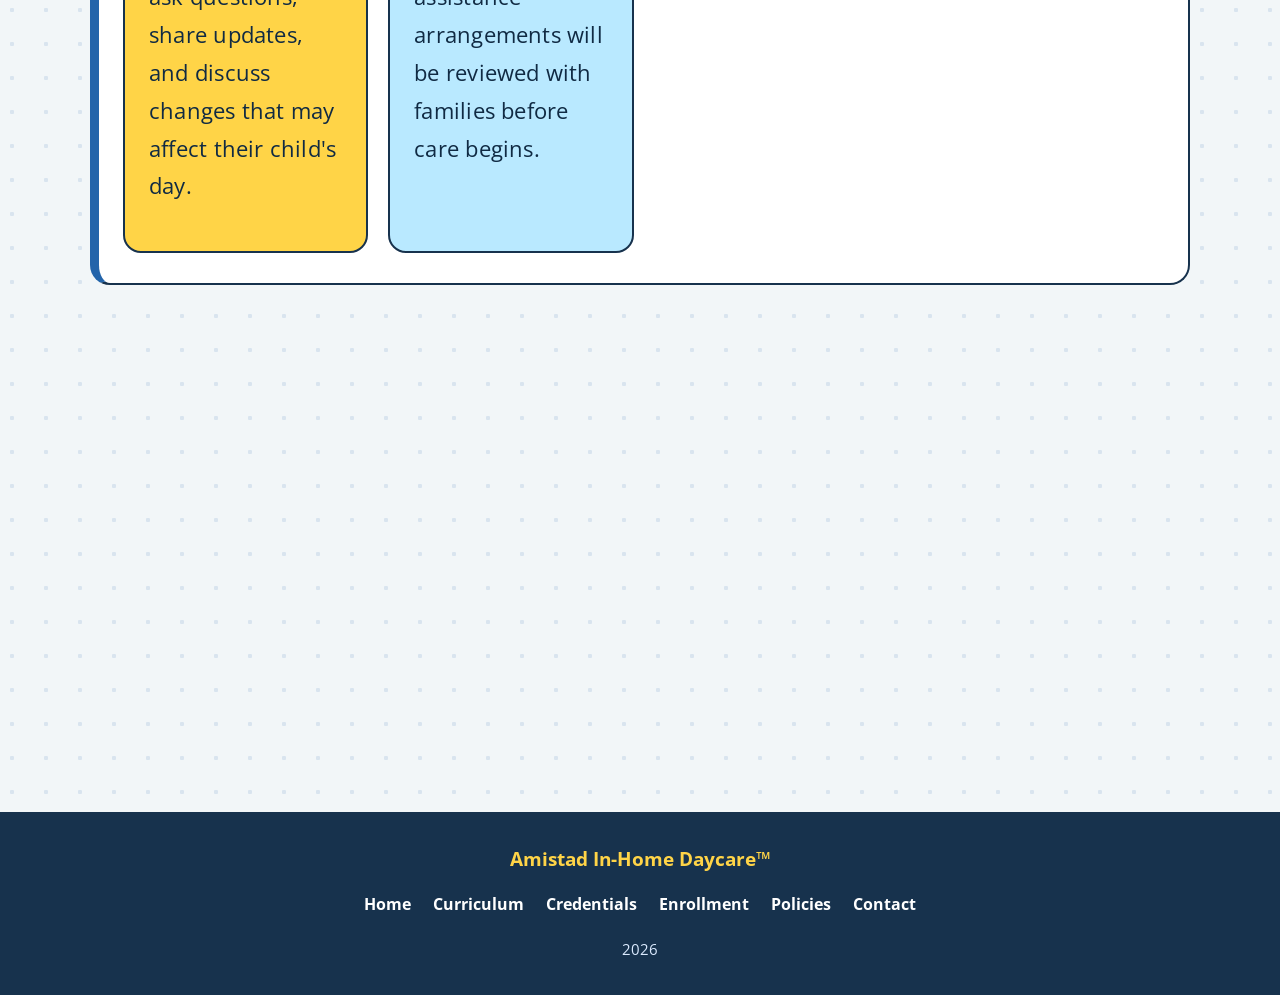
<file: pages/policies.html>
<!DOCTYPE html>
<html lang="en">
<head>
    <meta charset="UTF-8">
    <meta name="viewport" content="width=device-width, initial-scale=1.0">
    <link rel="icon" href="../media/amistad_favicon.ico" type="image/x-icon">
    <link rel="preconnect" href="https://fonts.googleapis.com">
    <link rel="preconnect" href="https://fonts.gstatic.com" crossorigin>
    <link href="https://fonts.googleapis.com/css2?family=Nunito:wght@600;700;800&family=Open+Sans:wght@400;500;600&display=swap" rel="stylesheet">
    <link rel="stylesheet" href="../styles/main.css">
    <script src="../javascript/fade.js" defer></script>
    <script src="../javascript/mobile-menu.js" defer></script>
    <script src="../javascript/rainbow-loader.js" defer></script>
    <title>Policies | Amistad In-Home Daycare</title>
</head>
<body>
    <aside class="learning-sidebar policies-sidebar" aria-label="Policy shortcuts">
        <span class="sidebar-label">Policies</span>
        <span class="learning-icon">📋</span>
        <span class="learning-icon">🛡️</span>
        <span class="learning-icon">🏠</span>
        <span class="learning-icon">🤝</span>
        <a class="sidebar-link" href="#policy-list">View</a>
        <a class="sidebar-link" href="credentials.html">Credentials</a>
        <a class="sidebar-link" href="contact.html">Contact</a>
    </aside>

    <header>
        <nav>
            <a class="logo" href="../index.html" aria-label="Amistad In-Home Daycare">
                <img src="../media/real_amistad_logo.png" alt="Amistad In-Home Daycare">
            </a>
            <button class="menu-toggle" type="button" aria-expanded="false" aria-controls="site-navigation">
                <span class="menu-toggle-icon" aria-hidden="true"></span>
                <span>Menu</span>
            </button>
            <div class="nav-links" id="site-navigation">
                <details class="about-dropdown">
                    <summary>About</summary>
                    <div class="about-dropdown-menu">
                        <a href="../index.html#about">About Amistad</a>
                        <a href="staff.html">Meet the Staff</a>
                    </div>
                </details>
                <a href="curriculum.html">Curriculum</a>
                <a href="credentials.html">Credentials</a>
                <a href="enrollment.html">Enrollment</a>
                <a href="policies.html">Policies</a>
                <a href="contact.html">Contact</a>
            </div>
        </nav>
    </header>

    <main>
        <div class="page-title">
            <p class="hero-eyebrow">A shared promise of care</p>
            <h1>Amistad Policies</h1>
            <p>Clear, family-friendly guidelines help create a safe, respectful, and dependable daycare experience.</p>
        </div>

        <section id="policy-list">
            <h2>Basic Policies</h2>
            <div class="grid">
                <div class="card1">
                    <h3>Health and Wellness</h3>
                    <p>Families should keep children home when they are ill or may be contagious. Please share health updates, allergies, and medication instructions with us promptly.</p>
                </div>
                <div class="card2">
                    <h3>Safety and Supervision</h3>
                    <p>Children are supervised throughout the day in a clean, child-friendly environment. Emergency contact information should always be current.</p>
                </div>
                <div class="card3">
                    <h3>Pickup and Release</h3>
                    <p>Children may only be released to an authorized adult listed by the family. Please notify us ahead of time about schedule or pickup changes.</p>
                </div>
                <div class="card4">
                    <h3>Positive Guidance</h3>
                    <p>We use calm communication, encouragement, and age-appropriate limits to help children practice kindness, confidence, and self-regulation.</p>
                </div>
                <div class="card1">
                    <h3>Family Communication</h3>
                    <p>Open communication matters. Families are encouraged to ask questions, share updates, and discuss changes that may affect their child's day.</p>
                </div>
                <div class="card2">
                    <h3>Payment and Assistance</h3>
                    <p>Tuition schedules, payment expectations, and third-party assistance arrangements will be reviewed with families before care begins.</p>
                </div>
            </div>
        </section>

        <section id="policy-note">
            <h2>Questions</h2>
            <div class="card">
                <p>Policies can be reviewed together during enrollment. Please contact Amistad with questions or to discuss your family's needs.</p>
                <a class="btn" href="../index.html#contact">Contact Us</a>
            </div>
        </section>
    </main>
    <footer class="site-footer">
        <div class="footer-brand">Amistad In-Home Daycare&trade;</div>
        <nav class="footer-links" aria-label="Footer navigation">
            <a href="../index.html">Home</a>
            <a href="curriculum.html">Curriculum</a>
            <a href="credentials.html">Credentials</a>
            <a href="enrollment.html">Enrollment</a>
            <a href="policies.html">Policies</a>
            <a href="contact.html">Contact</a>
        </nav>
        <p class="footer-date">2026</p>
    </footer>
</body>
</html>
</file>
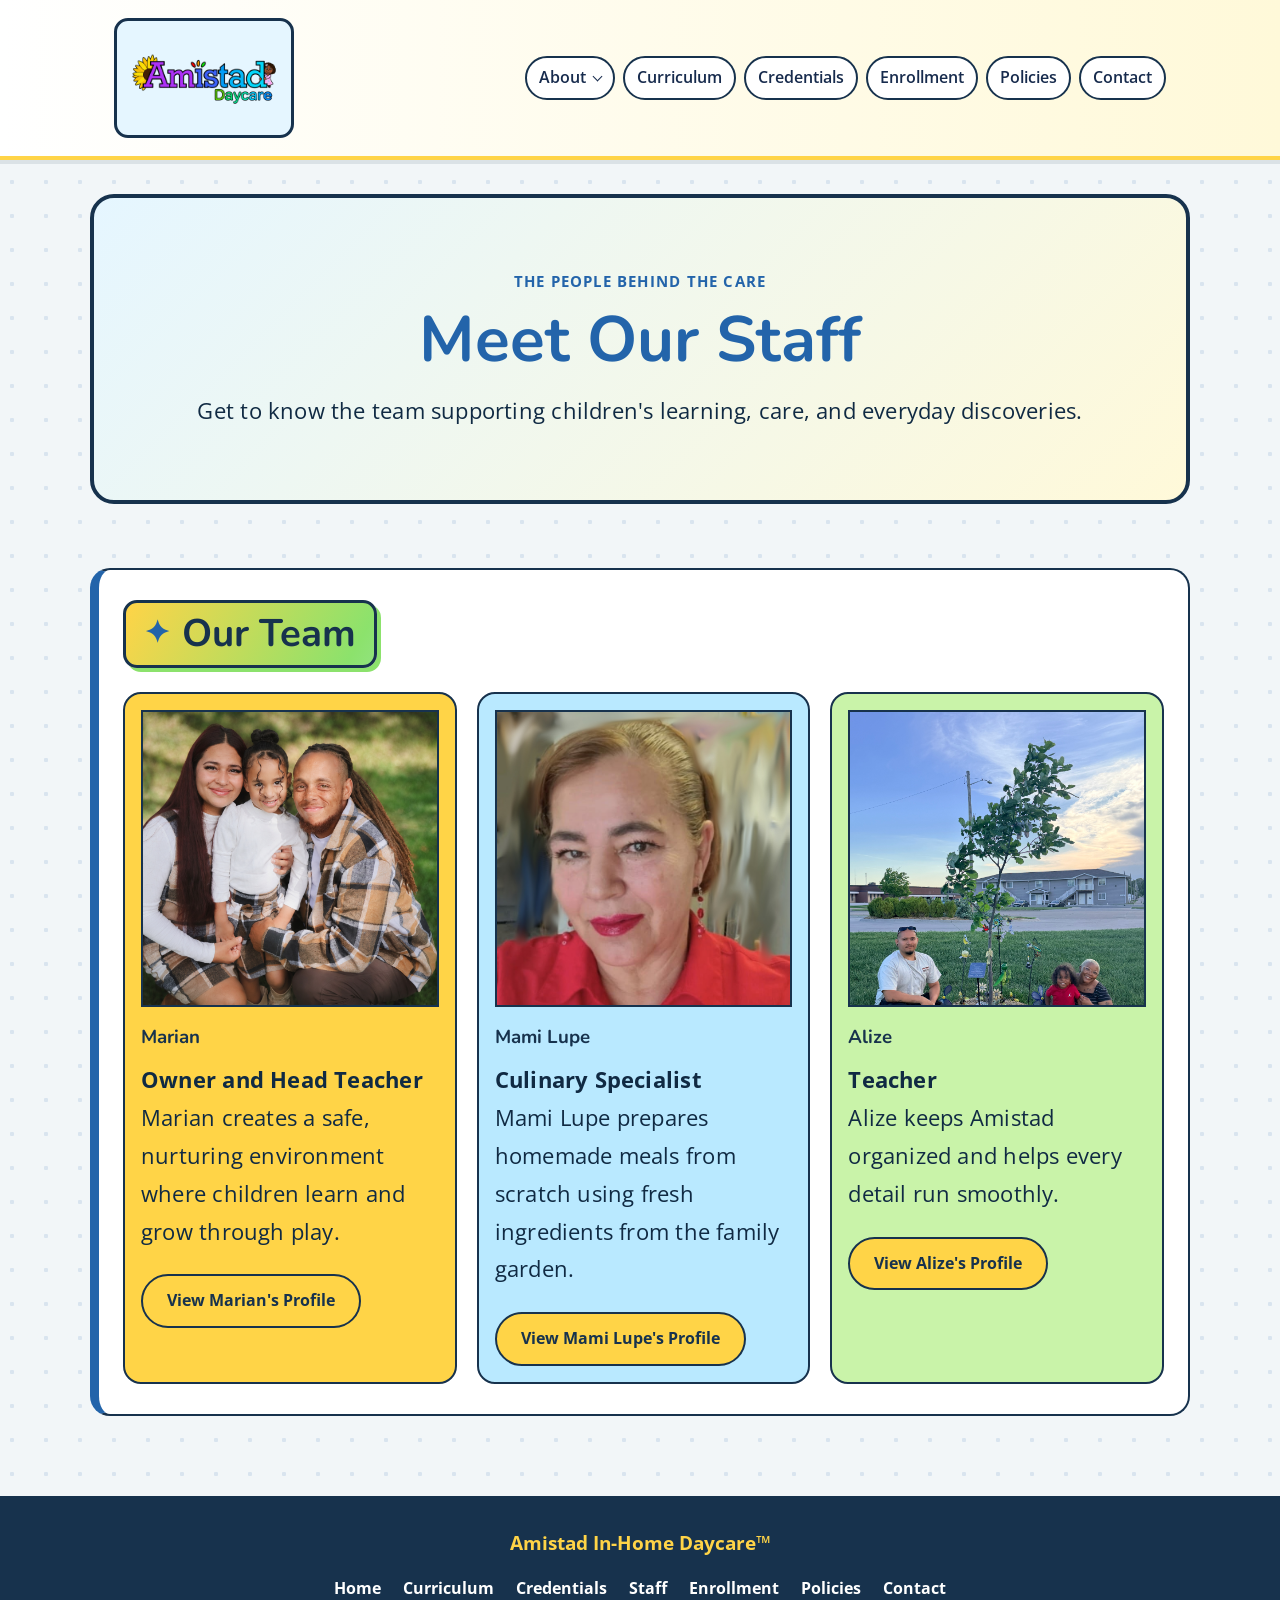
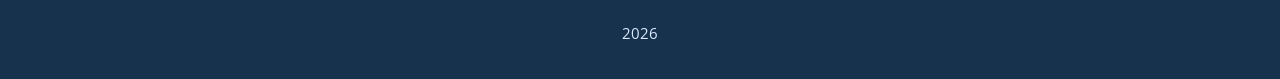
<file: pages/staff.html>
<!DOCTYPE html>
<html lang="en">
<head>
    <meta charset="UTF-8">
    <meta name="viewport" content="width=device-width, initial-scale=1.0">
    <link rel="icon" href="../media/amistad_favicon.ico" type="image/x-icon">
    <link rel="preconnect" href="https://fonts.googleapis.com">
    <link rel="preconnect" href="https://fonts.gstatic.com" crossorigin>
    <link href="https://fonts.googleapis.com/css2?family=Nunito:wght@600;700;800&family=Open+Sans:wght@400;500;600&display=swap" rel="stylesheet">
    <link rel="stylesheet" href="../styles/main.css">
    <script src="../javascript/mobile-menu.js" defer></script>
    <title>Our Staff | Amistad In-Home Daycare</title>
</head>
<body>
    <header>
        <nav>
            <a class="logo" href="../index.html" aria-label="Amistad In-Home Daycare">
                <img src="../media/real_amistad_logo.png" alt="Amistad In-Home Daycare">
            </a>
            <button class="menu-toggle" type="button" aria-expanded="false" aria-controls="site-navigation">
                <span class="menu-toggle-icon" aria-hidden="true"></span>
                <span>Menu</span>
            </button>
            <div class="nav-links" id="site-navigation">
                <details class="about-dropdown">
                    <summary>About</summary>
                    <div class="about-dropdown-menu">
                        <a href="../index.html#about">About Amistad</a>
                        <a href="staff.html" aria-current="page">Meet the Staff</a>
                    </div>
                </details>
                <a href="curriculum.html">Curriculum</a>
                <a href="credentials.html">Credentials</a>
                <a href="enrollment.html">Enrollment</a>
                <a href="policies.html">Policies</a>
                <a href="contact.html">Contact</a>
            </div>
        </nav>
    </header>
    <main>
        <div class="page-title">
            <p class="hero-eyebrow">The people behind the care</p>
            <h1>Meet Our Staff</h1>
            <p>Get to know the team supporting children's learning, care, and everyday discoveries.</p>
        </div>
        <section id="staff-directory">
            <h2>Our Team</h2>
            <div class="grid staff-directory">
                <a class="card1 staff-preview" href="marian.html">
                    <img class="staff-preview-image" src="../media/marian_profile.png" alt="Marian">
                    <h3>Marian</h3>
                    <p><strong>Owner and Head Teacher</strong></p>
                    <p>Marian creates a safe, nurturing environment where children learn and grow through play.</p>
                    <span class="btn">View Marian's Profile</span>
                </a>
                <a class="card2 staff-preview" href="mami-lupe.html">
                    <img class="staff-preview-image" src="../media/mamilupe_profile.jpeg" alt="Mami Lupe">
                    <h3>Mami Lupe</h3>
                    <p><strong>Culinary Specialist</strong></p>
                    <p>Mami Lupe prepares homemade meals from scratch using fresh ingredients from the family garden.</p>
                    <span class="btn">View Mami Lupe's Profile</span>
                </a>
                <a class="card3 staff-preview" href="alize.html">
                    <img class="staff-preview-image" src="../media/alize_profile.jpeg" alt="Alize">
                    <h3>Alize</h3>
                    <p><strong>Teacher</strong></p>
                    <p>Alize keeps Amistad organized and helps every detail run smoothly.</p>
                    <span class="btn">View Alize's Profile</span>
                </a>
            </div>
        </section>
    </main>
    <footer class="site-footer">
        <div class="footer-brand">Amistad In-Home Daycare&trade;</div>
        <nav class="footer-links" aria-label="Footer navigation">
            <a href="../index.html">Home</a>
            <a href="curriculum.html">Curriculum</a>
            <a href="credentials.html">Credentials</a>
            <a href="staff.html" aria-current="page">Staff</a>
            <a href="enrollment.html">Enrollment</a>
            <a href="policies.html">Policies</a>
            <a href="contact.html">Contact</a>
        </nav>
        <p class="footer-date">2026</p>
    </footer>
</body>
</html>
</file>
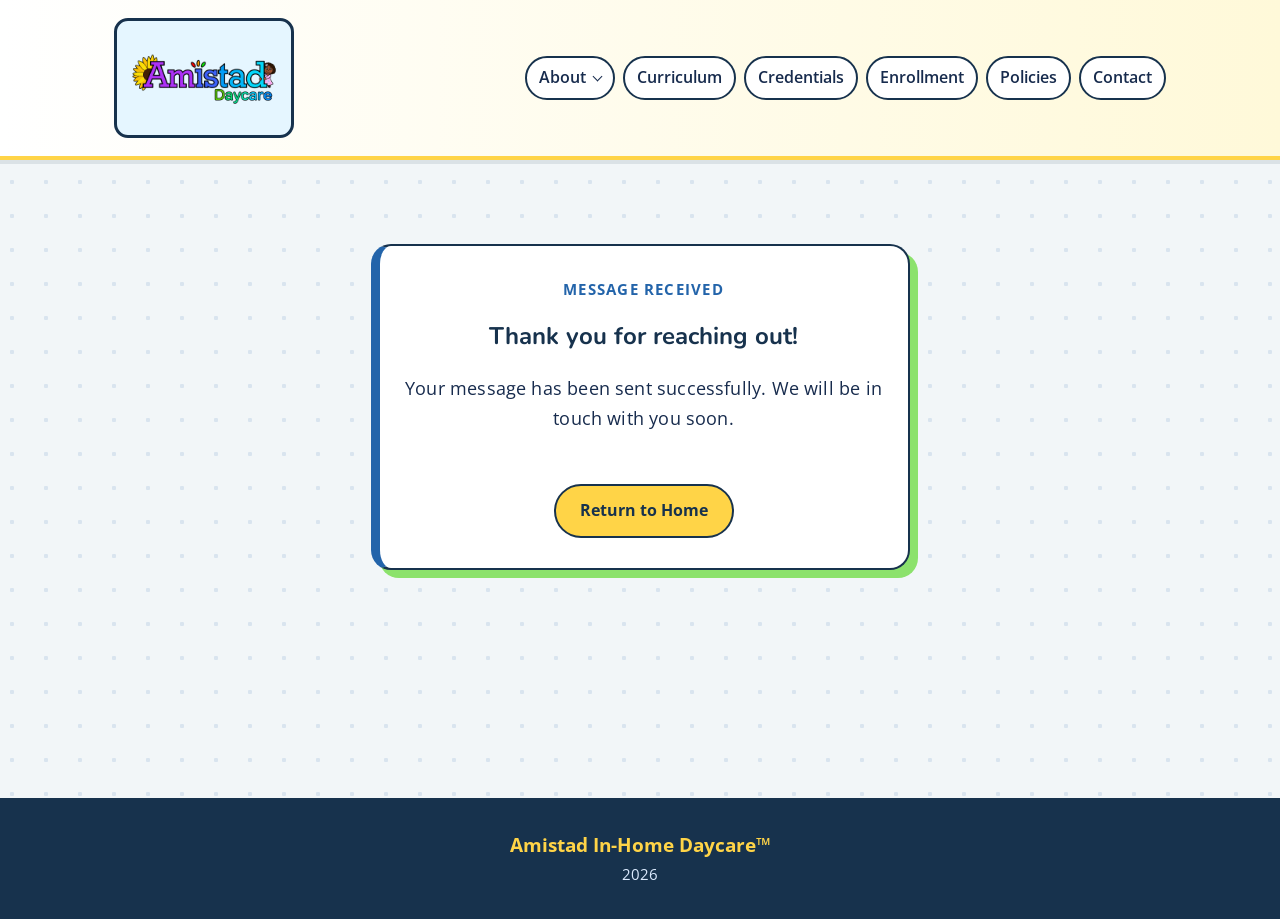
<file: pages/thank-you.html>
<!DOCTYPE html>
<html lang="en">
<head>
    <meta charset="UTF-8">
    <meta name="viewport" content="width=device-width, initial-scale=1.0">
    <link rel="icon" href="../media/amistad_favicon.ico" type="image/x-icon">
    <link rel="preconnect" href="https://fonts.googleapis.com">
    <link rel="preconnect" href="https://fonts.gstatic.com" crossorigin>
    <link href="https://fonts.googleapis.com/css2?family=Nunito:wght@600;700;800&family=Open+Sans:wght@400;500;600&display=swap" rel="stylesheet">
    <link rel="stylesheet" href="../styles/main.css">
    <script src="../javascript/fade.js" defer></script>
    <script src="../javascript/mobile-menu.js" defer></script>
    <script src="../javascript/rainbow-loader.js" defer></script>
    <title>Thank You | Amistad In-Home Daycare</title>
</head>
<body class="thank-you-page">
    <header>
        <nav>
            <a class="logo" href="../index.html" aria-label="Amistad In-Home Daycare">
                <img src="../media/real_amistad_logo.png" alt="Amistad In-Home Daycare">
            </a>
            <button class="menu-toggle" type="button" aria-expanded="false" aria-controls="site-navigation">
                <span class="menu-toggle-icon" aria-hidden="true"></span>
                <span>Menu</span>
            </button>
            <div class="nav-links" id="site-navigation">
                <details class="about-dropdown">
                    <summary>About</summary>
                    <div class="about-dropdown-menu">
                        <a href="../index.html#about">About Amistad</a>
                        <a href="staff.html">Meet the Staff</a>
                    </div>
                </details>
                <a href="curriculum.html">Curriculum</a>
                <a href="credentials.html">Credentials</a>
                <a href="enrollment.html">Enrollment</a>
                <a href="policies.html">Policies</a>
                <a href="contact.html">Contact</a>
            </div>
        </nav>
    </header>

    <main class="thank-you-content">
        <section class="thank-you-card" aria-labelledby="thank-you-heading">
            <p class="hero-eyebrow">Message received</p>
            <h1 id="thank-you-heading">Thank you for reaching out!</h1>
            <p>Your message has been sent successfully. We will be in touch with you soon.</p>
            <a class="btn" href="../index.html">Return to Home</a>
        </section>
    </main>

    <footer class="site-footer">
        <div class="footer-brand">Amistad In-Home Daycare&trade;</div>
        <p class="footer-date">2026</p>
    </footer>
</body>
</html>
</file>
<file: styles/main.css>
:root {
    --color-primary: #2364aa;
    --color-primary2: #ffd447;
    --color-secondary: #8ce26c;
    --color-text: #172b4d;
    --color-bg: #f2f6f8;
    --color-white: #ffffff;
    --color-border: #17324d;
    --font-body: "Open Sans", sans-serif;
    --font-heading: "Nunito", sans-serif;
    --max-width: 1100px;
}

* {
    box-sizing: border-box;
}

.site-loader {
    align-items: center;
    background: var(--color-white);
    display: flex;
    inset: 0;
    justify-content: center;
    opacity: 1;
    position: fixed;
    transition: opacity 0.45s ease, visibility 0.45s ease;
    visibility: visible;
    z-index: 100;
}

.site-loader.is-hidden {
    opacity: 0;
    pointer-events: none;
    visibility: hidden;
}

.site-loader-mark {
    align-items: center;
    display: flex;
    flex-direction: column;
    gap: 18px;
}

.site-loader-rainbow {
    animation: rainbow-spin 1.4s linear infinite;
    background: conic-gradient(#ef476f, #ffd166, #06d6a0, #118ab2, #7b2cbf, #ef476f);
    border: 10px solid var(--color-white);
    border-radius: 50%;
    box-shadow: 0 0 0 3px var(--color-border), 5px 6px 0 rgba(23, 50, 77, 0.18);
    height: 76px;
    position: relative;
    width: 76px;
}

.site-loader-rainbow::after {
    background: var(--color-white);
    border-radius: 50%;
    content: "";
    inset: 15px;
    position: absolute;
}

.site-loader-text {
    color: var(--color-border);
    font-size: 0.9rem;
    font-weight: 700;
    letter-spacing: 0.08em;
    text-transform: uppercase;
}

@keyframes rainbow-spin {
    to {
        transform: rotate(360deg);
    }
}

html {
    scroll-behavior: smooth;
}

body {
    margin: 0;
    font-family: var(--font-body);
    background-color: var(--color-bg);
    background-image: radial-gradient(circle at 12px 12px, rgba(35, 100, 170, 0.12) 2px, transparent 2.5px);
    background-size: 34px 34px;
    color: var(--color-text);
    line-height: 1.6;
}

h1,
h2,
h3,
h4,
h5,
h6 {
    font-family: var(--font-heading);
}

p {
    color: #102a43;
    font-size: clamp(1.15rem, 2vw, 1.35rem);
    letter-spacing: 0.01em;
    line-height: 1.75;
}

.page-decor {
    border: 3px dashed var(--color-primary2);
    border-radius: 26px;
    inset: 10px;
    pointer-events: none;
    position: fixed;
    z-index: 20;
}

.decor {
    background: var(--color-white);
    border: 2px solid var(--color-border);
    border-radius: 50%;
    box-shadow: 2px 3px 0 rgba(23, 50, 77, 0.18);
    font-size: 2.7rem;
    line-height: 1;
    padding: 7px;
    position: absolute;
}

.decor-crayon {
    left: 30px;
    top: -24px;
    transform: rotate(-18deg);
}

.decor-bear {
    right: 30px;
    top: -24px;
}

.decor-rainbow {
    bottom: -24px;
    left: 30px;
}

.decor-books {
    bottom: -24px;
    right: 30px;
    transform: rotate(12deg);
}

.learning-sidebar {
    align-items: center;
    background: var(--color-primary);
    border: 3px solid var(--color-border);
    border-left: 0;
    border-radius: 0 20px 20px 0;
    box-shadow: 4px 5px 0 rgba(23, 50, 77, 0.18);
    display: flex;
    flex-direction: column;
    gap: 13px;
    left: 0;
    padding: 18px 10px;
    position: fixed;
    top: 35%;
    z-index: 9;
}

.sidebar-label {
    color: var(--color-white);
    font-size: 0.75rem;
    font-weight: 700;
    letter-spacing: 0.12em;
    text-transform: uppercase;
    writing-mode: vertical-rl;
}

.learning-icon {
    background: var(--color-primary2);
    border: 2px solid var(--color-border);
    border-radius: 50%;
    font-size: 1.45rem;
    line-height: 1;
    padding: 7px;
}

.sidebar-link {
    background: var(--color-secondary);
    border: 2px solid var(--color-border);
    border-radius: 999px;
    color: var(--color-border);
    font-size: 0.8rem;
    font-weight: 700;
    padding: 7px 10px;
    text-decoration: none;
    writing-mode: vertical-rl;
}

.sidebar-link:hover,
.sidebar-link:focus-visible {
    background: var(--color-white);
}

.enrollment-sidebar {
    background: var(--color-secondary);
}

.enrollment-sidebar .learning-icon {
    background: var(--color-white);
}

.policies-sidebar {
    background: var(--color-secondary);
}

.policies-sidebar .learning-icon {
    background: var(--color-white);
}

.contact-sidebar {
    background: var(--color-primary2);
}

.contact-sidebar .sidebar-label {
    color: var(--color-border);
}

.contact-sidebar .learning-icon {
    background: var(--color-white);
}

.credentials-sidebar {
    background: var(--color-primary);
}

.credentials-sidebar .learning-icon {
    background: var(--color-primary2);
}

.story-card {
    max-width: 850px;
}

.story-card p + p {
    margin-top: 22px;
}

.contact-form {
    max-width: 760px;
}

.contact-card-heading {
    background: var(--color-primary);
    border-left: 8px solid var(--color-secondary);
    border-radius: 10px;
    box-shadow: 4px 4px 0 var(--color-border);
    color: var(--color-white);
    display: inline-block;
    font-size: clamp(1.45rem, 3vw, 2rem);
    margin: 0 0 10px;
    padding: 10px 16px;
}

.contact-form-intro {
    color: var(--color-text);
    font-size: 1rem;
    line-height: 1.5;
    max-width: 58ch;
    margin: 0 0 20px;
}

.contact-form label {
    color: var(--color-border);
    display: block;
    font-size: 1rem;
    font-weight: 700;
    margin-top: 16px;
}

.contact-form label:first-child {
    margin-top: 0;
}

.contact-form textarea {
    border: 2px solid var(--color-border);
    border-radius: 10px;
    display: block;
    font: inherit;
    margin-top: 6px;
    padding: 11px 12px;
    resize: vertical;
    width: 100%;
}

.contact-form input {
    border-radius: 10px;
    font: inherit;
}

.contact-form input:focus,
.contact-form textarea:focus {
    border-color: var(--color-primary);
    box-shadow: 0 0 0 3px rgba(35, 100, 170, 0.2);
    outline: none;
}

.contact-form input:user-invalid,
.contact-form textarea:user-invalid {
    border-color: #b42318;
}

.contact-form .form-status {
    display: none;
    font-size: 1rem;
    margin: 18px 0 0;
}

.contact-form .form-status.is-visible {
    background: #e9f8e4;
    border: 2px solid var(--color-secondary);
    border-radius: 10px;
    color: var(--color-border);
    display: block;
    font-weight: 700;
    padding: 10px 12px;
}

.contact-form .form-status.is-visible.is-error {
    background: #fff0ee;
    border-color: #b42318;
    color: #8a1c13;
}

.contact-page main p:not(.hero-eyebrow) {
    background: #fff8d9;
    border: 2px solid var(--color-primary2);
    border-left: 7px solid var(--color-secondary);
    border-radius: 12px;
    color: var(--color-border);
    font-size: clamp(1.2rem, 2.2vw, 1.45rem);
    font-weight: 600;
    line-height: 1.65;
    padding: 14px 18px;
}

.contact-page .page-title p:last-child {
    background: rgba(255, 255, 255, 0.7);
    margin-top: 8px;
}

.contact-page #contact-details .card p {
    margin-bottom: 0;
    min-height: 78px;
}

.site-footer {
    background: var(--color-border);
    color: var(--color-white);
    margin-top: 80px;
    padding: 32px 24px;
    text-align: center;
}

.footer-brand {
    color: var(--color-primary2);
    font-size: 1.2rem;
    font-weight: 700;
}

.footer-links {
    display: flex;
    flex-wrap: wrap;
    gap: 10px 22px;
    justify-content: center;
    margin: 18px auto;
    max-width: 900px;
}

.footer-links a {
    color: var(--color-white);
    font-weight: 700;
    text-decoration: none;
}

.footer-links a:hover,
.footer-links a:focus-visible {
    color: var(--color-primary2);
}

.footer-date {
    color: #dbeafe;
    font-size: 0.95rem;
    margin: 0;
}

header {
    background: linear-gradient(90deg, var(--color-white), #fff9d9);
    border-bottom: 4px solid var(--color-primary2);
    box-shadow: 0 4px 0 rgba(23, 50, 77, 0.1);
    position: sticky;
    top: 0;
    z-index: 10;
}

header nav {
    align-items: center;
    display: flex;
    flex-wrap: wrap;
    gap: 16px 24px;
    justify-content: space-between;
    margin: 0 auto;
    max-width: var(--max-width);
    padding: 18px 24px;
}

.logo {
    background: #e5f6ff;
    border: 3px solid var(--color-border);
    border-radius: 14px;
    color: var(--color-primary);
    display: block;
    font-size: 1.15rem;
    padding: 7px 12px;
    text-decoration: none;
}

.logo img {
    display: block;
    height: 100px;
    max-width: min(420px, 100%);
    object-fit: contain;
    width: auto;
}

.nav-links {
    display: flex;
    flex-wrap: wrap;
    gap: 8px;
    justify-content: flex-end;
}

.about-dropdown {
    position: relative;
}

.about-dropdown summary {
    background: var(--color-white);
    border: 2px solid var(--color-border);
    border-radius: 999px;
    color: var(--color-text);
    cursor: pointer;
    font-weight: 600;
    list-style: none;
    padding: 7px 12px;
    transition: background 0.2s ease, transform 0.2s ease;
}

.about-dropdown summary::-webkit-details-marker {
    display: none;
}

.about-dropdown summary::after {
    border-bottom: 1.5px solid currentColor;
    border-right: 1.5px solid currentColor;
    content: "";
    display: inline-block;
    height: 6px;
    margin: 0 0 3px 8px;
    transform: rotate(45deg);
    width: 6px;
}

.about-dropdown summary:hover,
.about-dropdown summary:focus-visible,
.about-dropdown[open] summary {
    background: var(--color-secondary);
    color: var(--color-border);
}

.about-dropdown-menu {
    background: var(--color-white);
    border: 2px solid var(--color-border);
    border-radius: 10px;
    box-shadow: 3px 4px 0 rgba(23, 50, 77, 0.18);
    display: flex;
    flex-direction: column;
    gap: 6px;
    left: 0;
    min-width: 190px;
    padding: 8px;
    position: absolute;
    top: calc(100% + 6px);
    z-index: 12;
}

.about-dropdown-menu a {
    border-radius: 6px;
    white-space: nowrap;
}

.menu-toggle {
    align-items: center;
    background: var(--color-white);
    border: 2px solid var(--color-border);
    border-radius: 10px;
    color: var(--color-text);
    display: none;
    font: inherit;
    font-weight: 700;
    gap: 8px;
    padding: 8px 12px;
}

.menu-toggle:hover,
.menu-toggle:focus-visible {
    background: var(--color-secondary);
}

.menu-toggle-icon,
.menu-toggle-icon::before,
.menu-toggle-icon::after {
    background: currentColor;
    border-radius: 2px;
    display: block;
    height: 2px;
    width: 18px;
}

.menu-toggle-icon {
    position: relative;
}

.menu-toggle-icon::before,
.menu-toggle-icon::after {
    content: "";
    position: absolute;
}

.menu-toggle-icon::before {
    top: -6px;
}

.menu-toggle-icon::after {
    top: 6px;
}

header nav a {
    background: var(--color-white);
    border: 2px solid var(--color-border);
    border-radius: 999px;
    color: var(--color-text);
    font-weight: 600;
    padding: 7px 12px;
    text-decoration: none;
    transition: background 0.2s ease, transform 0.2s ease;
}

header nav a:hover,
header nav a:focus-visible {
    background: var(--color-secondary);
    color: var(--color-border);
    transform: translateY(-2px);
}

.hero {
    align-items: center;
    background-image: linear-gradient(rgba(23, 50, 77, 0.16), rgba(23, 50, 77, 0.16)), url("/media/IMG_1958.jpeg");
    background-position: center;
    background-size: cover;
    border: 5px solid var(--color-primary2);
    display: flex;
    justify-content: center;
    margin: 30px auto 70px;
    min-height: min(78vh, 720px);
    padding: 48px 24px;
    position: relative;
    transition: opacity 0.15s linear;
    width: min(calc(100% - 48px), 1180px);
}

.page-title {
    background: linear-gradient(135deg, #e5f6ff, #fff9d9);
    border: 4px solid var(--color-border);
    border-radius: 24px;
    margin: 34px auto 64px;
    max-width: var(--max-width);
    padding: clamp(32px, 6vw, 70px) 24px;
    text-align: center;
}

.page-title h1 {
    color: var(--color-primary);
    font-size: clamp(2.2rem, 5vw, 4rem);
    line-height: 1.05;
    margin: 0 auto 18px;
    max-width: 850px;
}

.page-title p:last-child {
    margin: 0 auto;
}

.hero-content {
    background: rgba(255, 255, 255, 0.94);
    border: 4px solid var(--color-border);
    border-radius: 28px;
    max-width: 650px;
    padding: clamp(28px, 5vw, 60px);
    text-align: center;
}

.hero h1 {
    color: var(--color-primary);
    font-size: clamp(2.2rem, 5vw, 4.2rem);
    line-height: 1.05;
    margin: 0 0 20px;
}

.hero-eyebrow {
    color: var(--color-primary);
    font-size: 0.95rem;
    font-weight: 700;
    letter-spacing: 0.08em;
    margin: 0 0 12px;
    text-transform: uppercase;
}

.hero p {
    color: var(--color-text);
    font-size: clamp(1.15rem, 2vw, 1.35rem);
    margin: 0 auto;
    max-width: 34ch;
}

.btn,
.btn-enroll {
    background: var(--color-primary2);
    border: 2px solid var(--color-border);
    border-radius: 999px;
    color: var(--color-border);
    display: inline-block;
    font-weight: bold;
    margin-top: 24px;
    padding: 12px 24px;
    text-decoration: none;
}

.btn:hover,
.btn-enroll:hover,
.btn:focus-visible,
.btn-enroll:focus-visible {
    background: var(--color-secondary);
}

.contact-submit {
    background: var(--color-primary2);
    box-shadow: 4px 4px 0 var(--color-border);
    color: var(--color-border);
    font-size: 1.1rem;
    margin-top: 18px;
    min-width: 150px;
    padding: 14px 28px;
}

.contact-submit:hover,
.contact-submit:focus-visible {
    background: var(--color-secondary);
    box-shadow: 2px 2px 0 var(--color-border);
    transform: translate(2px, 2px);
}

section:not(.hero) {
    background: var(--color-white);
    border: 2px solid var(--color-border);
    border-left: 9px solid var(--color-primary);
    border-radius: 20px;
    margin: 0 auto 64px;
    max-width: var(--max-width);
    padding: 30px 24px;
    scroll-margin-top: 100px;
}

.fade-section {
    opacity: 0;
    transform: translateY(24px);
    transition: opacity 0.7s ease, transform 0.7s ease;
}

.fade-section.is-visible {
    opacity: 1;
    transform: translateY(0);
}

#curriculum {
    border-left-color: var(--color-secondary);
}

#credentials {
    border-left-color: var(--color-secondary);
}

#credential {
    border-left-color: var(--color-primary);
}

#enrollment {
    border-left-color: var(--color-primary2);
    padding-bottom: 24px;
    padding-top: 24px;
}

h2 {
    align-items: center;
    background: var(--color-primary2);
    border: 3px solid var(--color-border);
    border-radius: 14px;
    box-shadow: 4px 4px 0 var(--color-secondary);
    color: var(--color-border);
    display: inline-flex;
    font-size: clamp(1.8rem, 3vw, 2.5rem);
    gap: 12px;
    line-height: 1.1;
    margin: 0 0 24px;
    padding: 10px 18px;
}

h2::before {
    color: var(--color-primary);
    content: "✦";
    font-size: 0.8em;
}

h2 {
    animation: domains-heading-shift 6s ease-in-out infinite;
    background: linear-gradient(120deg, var(--color-primary2), var(--color-secondary), #b9e9ff);
    background-size: 180% 180%;
}

@keyframes domains-heading-shift {
    0%,
    100% {
        background-position: 0% 50%;
    }

    50% {
        background-position: 100% 50%;
    }
}

@media (prefers-reduced-motion: reduce) {
    h2 {
        animation: none;
    }
}

.card,
.card1,
.card2,
.card3,
.card4 {
    background: var(--color-white);
    border: 2px solid var(--color-border);
    border-radius: 18px;
    color: var(--color-text);
    margin: 0;
    padding: 24px;
}

.card1,
.card2,
.card3,
.card4 {
    background: var(--color-primary2);
}

.grid .card2 {
    background: #b9e9ff;
}

.grid .card3 {
    background: #c9f3a9;
}

.grid .card4 {
    background: #ffc4d6;
}

#about {
    background: #e5f6ff;
}

#about .card {
    background: var(--color-white);
    max-width: 820px;
}

#about .card p {
    color: #102a43;
    font-size: clamp(1.15rem, 2vw, 1.35rem);
    letter-spacing: 0.01em;
    max-width: 68ch;
}

#curriculum {
    background: #efffe6;
}

#credential {
    background: #fff9d9;
}

#enrollment {
    background: #fff0f5;
}

.availability-grid {
    display: grid;
    gap: 20px;
    grid-template-columns: repeat(auto-fit, minmax(240px, 1fr));
}

.availability-card {
    background: #fff8d9;
    border: 3px solid var(--color-border);
    border-radius: 16px;
    padding: 22px;
}

.availability-card.is-available {
    background: #e9fbdc;
    border-color: #4f8c32;
}

.availability-card.is-full {
    background: #ffe5e5;
    border-color: #a83f3f;
}

.availability-card h3 {
    color: var(--color-border);
    font-size: 1.55rem;
    margin: 0 0 4px;
}

.availability-age,
.availability-status,
.availability-spots {
    margin: 0;
}

.availability-age {
    color: var(--color-text);
    font-size: 1rem;
}

.availability-status {
    font-size: 1.2rem;
    font-weight: 800;
    margin-top: 18px;
}

.is-available .availability-status {
    color: #397022;
}

.is-full .availability-status {
    color: #8c2c2c;
}

.availability-spots {
    color: var(--color-text);
    font-size: 1rem;
    font-weight: 600;
}

.grid {
    display: grid;
    gap: 20px;
    grid-template-columns: repeat(auto-fit, minmax(220px, 1fr));
}

.schedule-list {
    display: grid;
    gap: 12px 28px;
    grid-template-columns: repeat(2, minmax(0, 1fr));
    margin: 0;
    padding-left: 28px;
}

.schedule-list li {
    background: #fff8d9;
    border: 2px solid var(--color-primary2);
    border-radius: 10px;
    color: var(--color-border);
    font-size: 1.1rem;
    font-weight: 700;
    padding: 8px 12px;
}

@media (max-width: 620px) {
    .schedule-list {
        grid-template-columns: 1fr;
    }
}

#contact {
    background: var(--color-white);
    border: 2px solid var(--color-border);
    border-left: 9px solid var(--color-primary);
    border-radius: 24px;
    padding-bottom: 32px;
    padding-top: 32px;
}

#contact h2 {
    margin-bottom: 6px;
}

.contact-intro {
    background: #fff8d9;
    border: 2px solid var(--color-primary2);
    border-left: 5px solid var(--color-secondary);
    border-radius: 12px;
    color: var(--color-border);
    font-size: clamp(1.15rem, 2vw, 1.35rem);
    font-weight: 600;
    line-height: 1.65;
    margin: 0 0 24px;
    max-width: 680px;
    padding: 14px 18px;
}

.card p {
    border-left: 5px solid var(--color-secondary);
    margin-bottom: 0;
    padding-left: 16px;
}

#contact > .grid p {
    background: #fff8d9;
    border: 2px solid var(--color-primary2);
    border-left: 7px solid var(--color-secondary);
    border-radius: 14px;
    color: var(--color-border);
    font-size: 1.15rem;
    font-weight: 600;
    line-height: 1.65;
    margin: 0;
    padding: 16px;
}

.email-detail {
    font-size: clamp(0.85rem, 1.6vw, 1.15rem) !important;
    overflow-wrap: anywhere;
}

.contact-page #contact-details .email-detail {
    font-size: clamp(0.78rem, 2.5vw, 1.05rem) !important;
    line-height: 1.35;
    word-break: normal;
}

#contact .card {
    margin-top: 24px;
}

input {
    border: 2px solid var(--color-border);
    display: block;
    margin: 4px 0 14px;
    padding: 10px;
    width: 100%;
}

.enrollment-form {
    max-width: 900px;
}

.form-grid {
    display: grid;
    gap: 18px 24px;
    grid-template-columns: repeat(2, minmax(0, 1fr));
}

.enrollment-form label,
.enrollment-form legend {
    color: var(--color-border);
    font-size: 1rem;
    font-weight: 700;
}

.enrollment-form input,
.enrollment-form select,
.enrollment-form textarea {
    border: 2px solid var(--color-border);
    border-radius: 10px;
    font: inherit;
    margin: 6px 0 0;
    padding: 11px 12px;
    width: 100%;
}

.child-name-fields {
    display: grid;
    gap: 14px 18px;
    grid-template-columns: repeat(2, minmax(0, 1fr));
}

.child-name-fields > label,
.child-name-fields > input {
    grid-column: 1 / -1;
}

.child-name-fields > div {
    min-width: 0;
}

.form-field-wide,
.enrollment-form fieldset,
.enrollment-form > label,
.enrollment-form > textarea {
    grid-column: 1 / -1;
}

.enrollment-form fieldset {
    border: 2px solid var(--color-primary2);
    border-radius: 14px;
    margin: 24px 0;
    padding: 18px;
}

.choice-label {
    display: inline-flex;
    gap: 8px;
    margin: 16px 24px 0 0;
}

.choice-label input {
    accent-color: var(--color-primary);
    margin: 3px 0 0;
    width: auto;
}

.enrollment-form textarea {
    display: block;
    resize: vertical;
}

@media (max-width: 680px) {
    .learning-sidebar {
        display: none;
    }

    .page-decor {
        inset: 6px;
    }

    .decor {
        font-size: 1.9rem;
        padding: 5px;
    }

    .decor-crayon,
    .decor-bear {
        top: -17px;
    }

    .decor-rainbow,
    .decor-books {
        bottom: -17px;
    }

    header nav {
        align-items: flex-start;
        flex-direction: row;
        gap: 12px;
    }

    header nav a {
        margin: 0;
    }

    header nav .logo {
        max-width: calc(100% - 82px);
    }

    .logo img {
        height: 72px;
        max-width: min(320px, 100%);
    }

    .menu-toggle {
        display: inline-flex;
        flex-shrink: 0;
    }

    .nav-links {
        background: var(--color-white);
        border-top: 2px solid var(--color-primary2);
        display: none;
        flex-basis: 100%;
        flex-direction: column;
        gap: 6px;
        justify-content: flex-start;
        padding-top: 10px;
    }

    .nav-links.is-open {
        display: flex;
    }

    .nav-links a {
        width: 100%;
    }

    .about-dropdown summary {
        width: 100%;
    }

    .about-dropdown-menu {
        border: 0;
        box-shadow: none;
        min-width: 0;
        padding: 8px 0 0 12px;
        position: static;
    }

    .about-dropdown-menu a {
        white-space: normal;
    }

    .hero {
        margin-top: 18px;
        min-height: 70vh;
        background: transparent;
        border: 0;
        width: min(calc(100% - 24px), 1180px);
    }

    section:not(.hero) {
        padding: 0 12px;
    }

    .form-grid {
        grid-template-columns: 1fr;
    }

    .child-name-fields {
        grid-template-columns: 1fr;
    }
}

@media (prefers-reduced-motion: reduce) {
    .site-loader {
        transition: none;
    }

    .site-loader-rainbow {
        animation: none;
    }

    .fade-section {
        opacity: 1;
        transform: none;
        transition: none;
    }
}

.thank-you-content {
    align-items: center;
    display: flex;
    justify-content: center;
    min-height: 62vh;
    padding: 56px 24px;
}

.thank-you-card {
    background: var(--color-white);
    border: 3px solid var(--color-primary2);
    border-radius: 16px;
    box-shadow: 8px 8px 0 var(--color-secondary);
    max-width: 680px;
    padding: clamp(32px, 7vw, 72px);
    text-align: center;
}

.thank-you-card h1 {
    color: var(--color-border);
    margin: 14px 0 18px;
}

.thank-you-card p:not(.hero-eyebrow) {
    color: var(--color-text);
    font-size: 1.15rem;
    line-height: 1.6;
    margin: 0 auto 28px;
    max-width: 48ch;
}

.staff-hero {
    align-items: flex-end;
    background: #d9e9e7;
    display: flex;
    isolation: isolate;
    margin: 34px auto 64px;
    max-width: 1180px;
    min-height: min(70vh, 640px);
    overflow: hidden;
    padding: clamp(24px, 6vw, 72px);
    position: relative;
}

.staff-hero::after {
    background: linear-gradient(90deg, rgba(23, 43, 77, 0.7), rgba(23, 43, 77, 0.05));
    content: "";
    inset: 0;
    position: absolute;
    z-index: -1;
}

.staff-hero-image {
    height: 100%;
    inset: 0;
    object-fit: cover;
    object-position: center top;
    position: absolute;
    width: 100%;
    z-index: -2;
}

.staff-hero-content {
    background: rgba(255, 255, 255, 0.94);
    border: 3px solid var(--color-border);
    border-radius: 16px;
    max-width: 620px;
    padding: clamp(24px, 4vw, 48px);
}

.staff-hero-content h1 {
    color: var(--color-primary);
    font-size: clamp(2.2rem, 5vw, 4rem);
    line-height: 1.05;
    margin: 0 0 12px;
}

.staff-hero-content p:last-child {
    margin: 0;
}

.staff-directory a {
    color: var(--color-text);
    text-decoration: none;
    transition: transform 0.2s ease;
}

.staff-directory a:hover,
.staff-directory a:focus-visible {
    transform: translateY(-3px);
}

.staff-directory h3 {
    color: var(--color-border);
}

.staff-preview {
    padding: 16px;
}

.staff-preview-image {
    aspect-ratio: 1 / 1;
    border: 2px solid var(--color-border);
    display: block;
    margin-bottom: 16px;
    object-fit: cover;
    object-position: center top;
    width: 100%;
}

.staff-preview h3 {
    margin: 0 0 8px;
}

.staff-preview p {
    margin: 0;
}

@media (max-width: 680px) {
    .staff-hero {
        margin: 18px 12px 48px;
        min-height: 65vh;
        padding: 18px;
    }

    .staff-hero-content {
        padding: 24px;
    }
}
</file>
